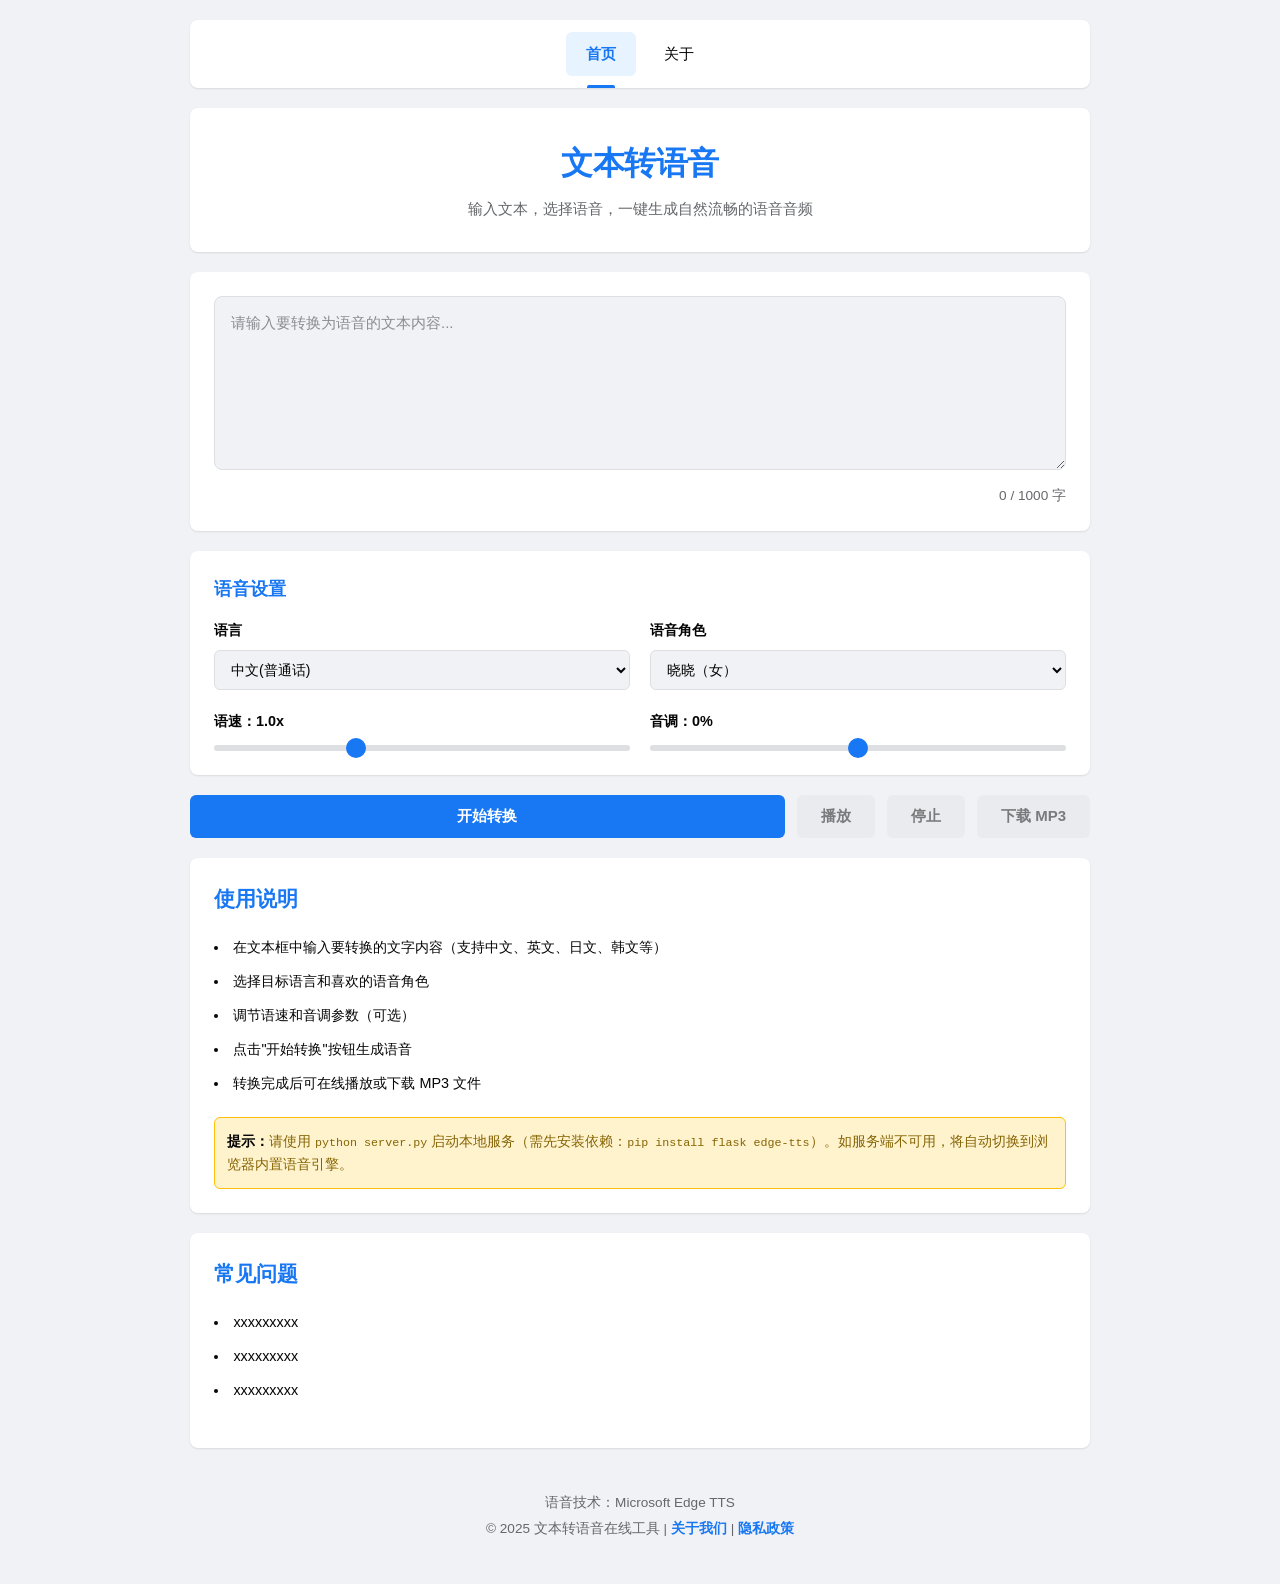
<file: index.html>
<!DOCTYPE html>
<html lang="zh-CN">
<head>
    <meta charset="UTF-8">
    <meta name="viewport" content="width=device-width, initial-scale=1.0">
    <title>文本转语音在线工具 - 免费TTS语音合成</title>
    <meta name="description" content="免费在线文本转语音工具，支持中文、英文、日文、韩文等多种语言，使用微软Edge TTS语音合成技术，可下载MP3音频文件。">
    <meta name="keywords" content="文本转语音,TTS,语音合成,Edge TTS,在线朗读,MP3下载">
    <link rel="stylesheet" href="css/style.css">
</head>
<body>
    <div class="container">
        <nav class="top-nav">
            <ul>
                <li><a href="index.html" class="active">首页</a></li>
                <li><a href="about.html">关于</a></li>
            </ul>
        </nav>

        <header>
            <h1>文本转语音</h1>
            <p class="subtitle">输入文本，选择语音，一键生成自然流畅的语音音频</p>
        </header>

        <!-- 文本输入区 -->
        <div class="card">
            <div class="textarea-wrapper">
                <textarea
                    id="textInput"
                    placeholder="请输入要转换为语音的文本内容..."
                    rows="6"
                ></textarea>
                <div class="char-count">
                    <span id="charCount">0</span> / 1000 字
                </div>
            </div>
        </div>

        <!-- 语音设置区 -->
        <div class="card">
            <h3 class="card-title">语音设置</h3>
            <div class="settings-grid">
                <div class="setting-item">
                    <label for="langSelect">语言</label>
                    <select id="langSelect"></select>
                </div>
                <div class="setting-item">
                    <label for="voiceSelect">语音角色</label>
                    <select id="voiceSelect"></select>
                </div>
                <div class="setting-item">
                    <label for="rateRange">语速：<span id="rateValue">1.0x</span></label>
                    <input type="range" id="rateRange" min="0.5" max="2.0" step="0.1" value="1.0">
                </div>
                <div class="setting-item">
                    <label for="pitchRange">音调：<span id="pitchValue">0%</span></label>
                    <input type="range" id="pitchRange" min="-50" max="50" step="5" value="0">
                </div>
            </div>
        </div>

        <!-- 控制区 -->
        <div class="controls">
            <button id="synthesizeBtn" class="btn-primary" onclick="synthesize()">
                <span class="btn-text">开始转换</span>
            </button>
            <button id="playBtn" class="btn-secondary" onclick="togglePlay()" disabled>
                <span class="btn-text">播放</span>
            </button>
            <button id="stopBtn" class="btn-secondary" onclick="stopAudio()" disabled>
                <span class="btn-text">停止</span>
            </button>
            <button id="downloadBtn" class="btn-secondary" onclick="downloadAudio()" disabled>
                <span class="btn-text">下载 MP3</span>
            </button>
        </div>

        <!-- 加载提示 -->
        <div id="loading" class="loading" style="display: none;">
            <div class="spinner"></div>
            <p>正在合成语音，请稍候...</p>
        </div>

        <!-- 错误提示 -->
        <div id="error" class="error" style="display: none;"></div>

        <!-- 引擎提示 -->
        <div id="engineNotice" class="engine-notice" style="display: none;"></div>

        <!-- 音频播放区 -->
        <div id="audioSection" class="card audio-section" style="display: none;">
            <h3 class="card-title">合成结果</h3>
            <audio id="audioPlayer" controls></audio>
        </div>

        <!-- 使用说明 -->
        <div class="instructions">
            <h3>使用说明</h3>
            <ul>
                <li>在文本框中输入要转换的文字内容（支持中文、英文、日文、韩文等）</li>
                <li>选择目标语言和喜欢的语音角色</li>
                <li>调节语速和音调参数（可选）</li>
                <li>点击"开始转换"按钮生成语音</li>
                <li>转换完成后可在线播放或下载 MP3 文件</li>
            </ul>
            <div class="api-notice">
                <strong>提示：</strong>请使用 <code>python server.py</code> 启动本地服务（需先安装依赖：<code>pip install flask edge-tts</code>）。如服务端不可用，将自动切换到浏览器内置语音引擎。
            </div>
        </div>

        <!-- 常见问题 -->
        <div class="instructions">
            <h3>常见问题</h3>
            <ul>
                <li>xxxxxxxxx</li>
                <li>xxxxxxxxx</li>
                <li>xxxxxxxxx</li>
            </ul>
        </div>

        <footer>
            <p>语音技术：Microsoft Edge TTS</p>
            <p>&copy; 2025 文本转语音在线工具 | <a href="about.html">关于我们</a> | <a href="privacy.html">隐私政策</a></p>
        </footer>
    </div>

    <script src="js/app.js"></script>
</body>
</html>
</file>
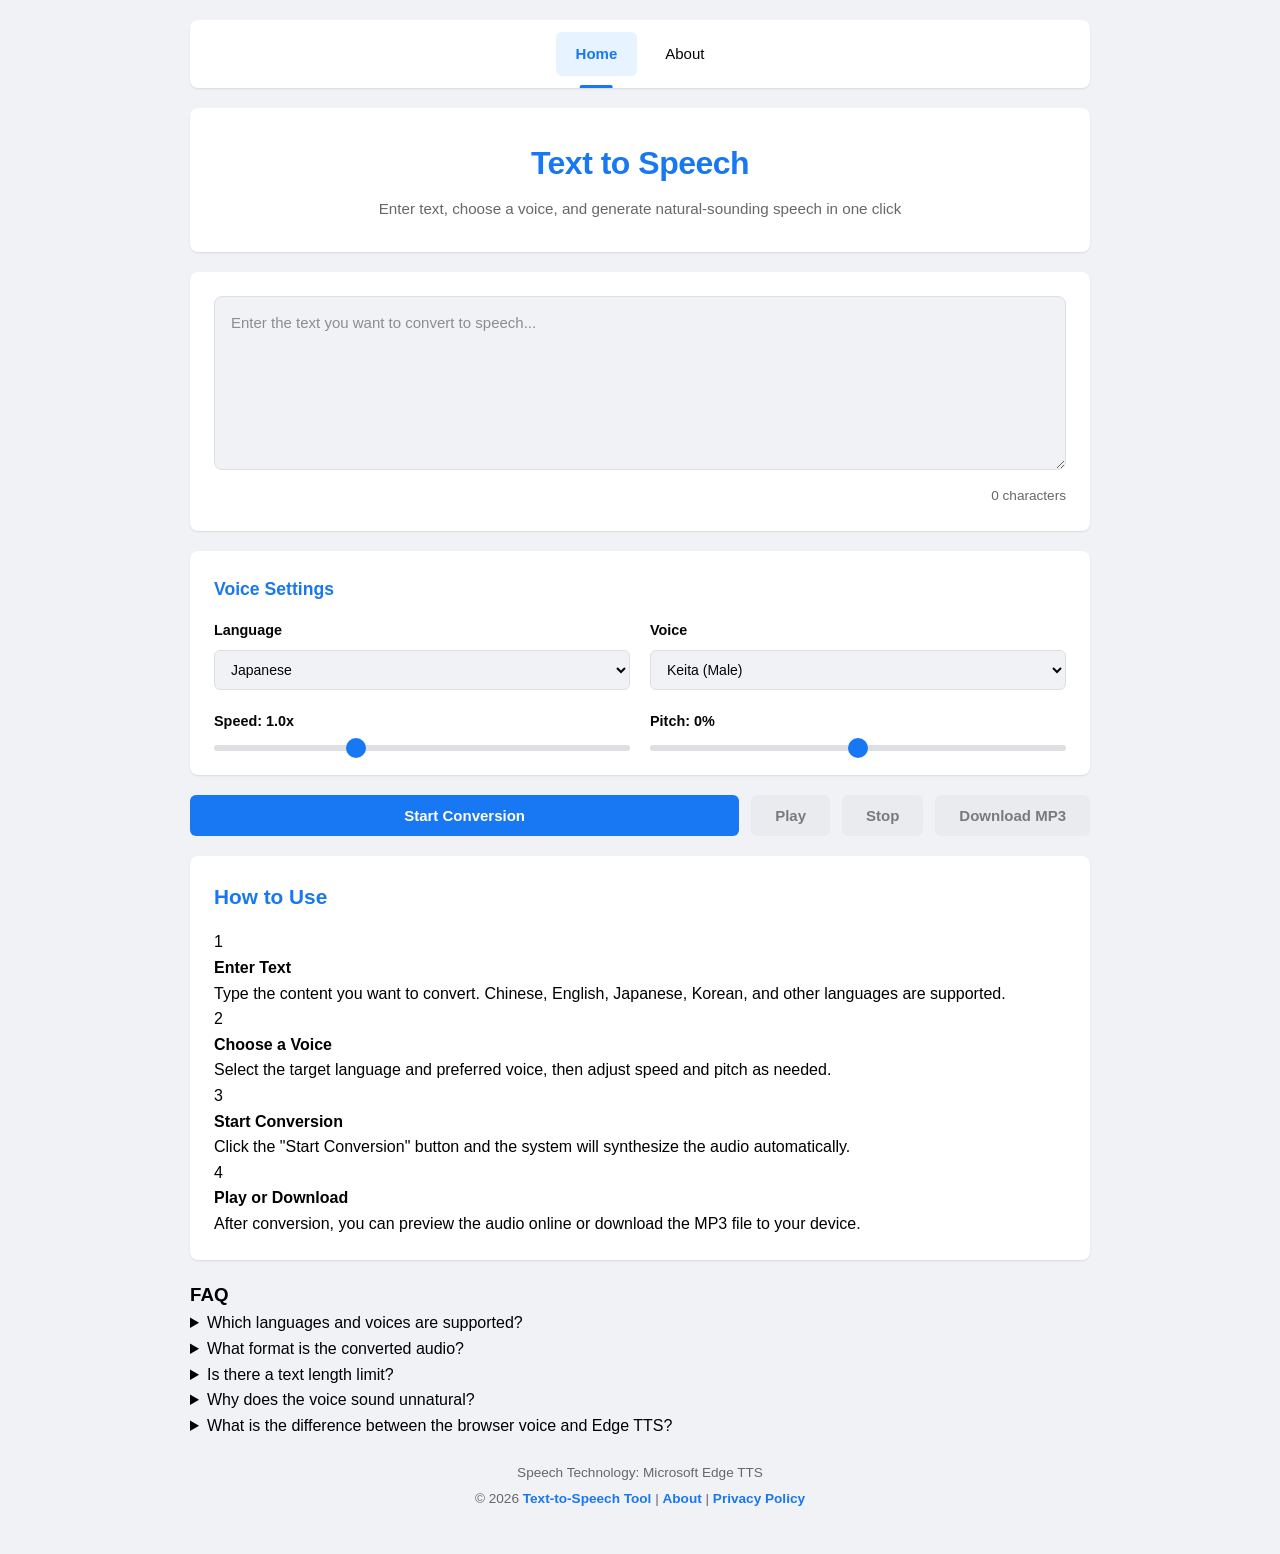
<file: web/index.html>
<!DOCTYPE html>
<html lang="en">
<head>
    <meta charset="UTF-8">
    <meta name="viewport" content="width=device-width, initial-scale=1.0">
    <title>Online Text-to-Speech Tool - Free AI Voice Generator</title>
    <meta name="description" content="A free online text-to-speech tool supporting Chinese, English, Japanese, Korean, and more. Built with Microsoft Edge TTS and capable of downloading MP3 audio files.">
    <meta name="keywords" content="text to speech,TTS,speech synthesis,AI voice generator,Edge TTS,online reading,MP3 download">
    <link rel="canonical" href="https://text2voice.cc/" />
    <link rel="icon" type="image/png" href="/images/logo.png">
    <link rel="stylesheet" href="/css/style.css">
</head>
<body>
    <div class="container">
        <nav class="top-nav">
            <ul>
                <li><a href="/" class="active">Home</a></li>
                <li><a href="about.html">About</a></li>
            </ul>
        </nav>

        <header>
            <h1>Text to Speech</h1>
            <p class="subtitle">Enter text, choose a voice, and generate natural-sounding speech in one click</p>
        </header>

        <!-- Text input section -->
        <div class="card">
            <div class="textarea-wrapper">
                <textarea
                    id="textInput"
                    placeholder="Enter the text you want to convert to speech..."
                    rows="6"
                ></textarea>
                <div class="char-count">
                    <span id="charCount">0</span> characters
                </div>
            </div>
        </div>

        <!-- Voice settings section -->
        <div class="card">
            <h3 class="card-title">Voice Settings</h3>
            <div class="settings-grid">
                <div class="setting-item">
                    <label for="langSelect">Language</label>
                    <select id="langSelect"></select>
                </div>
                <div class="setting-item">
                    <label for="voiceSelect">Voice</label>
                    <select id="voiceSelect"></select>
                </div>
                <div class="setting-item">
                    <label for="rateRange">Speed: <span id="rateValue">1.0x</span></label>
                    <input type="range" id="rateRange" min="0.5" max="2.0" step="0.1" value="1.0">
                </div>
                <div class="setting-item">
                    <label for="pitchRange">Pitch: <span id="pitchValue">0%</span></label>
                    <input type="range" id="pitchRange" min="-50" max="50" step="5" value="0">
                </div>
            </div>
        </div>

        <!-- Controls -->
        <div class="controls">
            <button id="synthesizeBtn" class="btn-primary" onclick="synthesize()">
                <span class="btn-text">Start Conversion</span>
            </button>
            <button id="playBtn" class="btn-secondary" onclick="togglePlay()" disabled>
                <span class="btn-text">Play</span>
            </button>
            <button id="stopBtn" class="btn-secondary" onclick="stopAudio()" disabled>
                <span class="btn-text">Stop</span>
            </button>
            <button id="downloadBtn" class="btn-secondary" onclick="downloadAudio()" disabled>
                <span class="btn-text">Download MP3</span>
            </button>
        </div>

        <!-- Loading notice -->
        <div id="loading" class="loading" style="display: none;">
            <div class="spinner"></div>
            <p>Generating speech, please wait...</p>
        </div>

        <!-- Error message -->
        <div id="error" class="error" style="display: none;"></div>

        <!-- Engine notice -->
        <div id="engineNotice" class="engine-notice" style="display: none;"></div>

        <!-- Audio playback section -->
        <div id="audioSection" class="card audio-section" style="display: none;">
            <h3 class="card-title">Result</h3>
            <audio id="audioPlayer" controls></audio>
        </div>

        <!-- Instructions -->
        <div class="instructions">
            <h3>How to Use</h3>
            <div class="steps-list">
                <div class="step-item">
                    <span class="step-number">1</span>
                    <div class="step-content">
                        <strong>Enter Text</strong>
                        <p>Type the content you want to convert. Chinese, English, Japanese, Korean, and other languages are supported.</p>
                    </div>
                </div>
                <div class="step-item">
                    <span class="step-number">2</span>
                    <div class="step-content">
                        <strong>Choose a Voice</strong>
                        <p>Select the target language and preferred voice, then adjust speed and pitch as needed.</p>
                    </div>
                </div>
                <div class="step-item">
                    <span class="step-number">3</span>
                    <div class="step-content">
                        <strong>Start Conversion</strong>
                        <p>Click the "Start Conversion" button and the system will synthesize the audio automatically.</p>
                    </div>
                </div>
                <div class="step-item">
                    <span class="step-number">4</span>
                    <div class="step-content">
                        <strong>Play or Download</strong>
                        <p>After conversion, you can preview the audio online or download the MP3 file to your device.</p>
                    </div>
                </div>
            </div>
        </div>

        <!-- FAQ -->
        <div class="faq-section">
            <h3>FAQ</h3>
            <div class="faq-list">
                <details class="faq-item">
                    <summary>Which languages and voices are supported?</summary>
                    <div class="faq-answer">
                        <p>This tool is based on Microsoft Edge TTS and supports dozens of languages such as Chinese (Mandarin and Cantonese), English, Japanese, Korean, French, German, and Spanish. Each language provides multiple voice options, including male and female voices.</p>
                    </div>
                </details>
                <details class="faq-item">
                    <summary>What format is the converted audio?</summary>
                    <div class="faq-answer">
                        <p>The converted audio is in MP3 format. It can be played online directly or downloaded to your local device and is compatible with all major players and devices.</p>
                    </div>
                </details>
                <details class="faq-item">
                    <summary>Is there a text length limit?</summary>
                    <div class="faq-answer">
                        <p>The local app no longer enforces a strict character limit. Very long text is split into segments automatically for synthesis.</p>
                    </div>
                </details>
                <details class="faq-item">
                    <summary>Why does the voice sound unnatural?</summary>
                    <div class="faq-answer">
                        <p>Try these improvements: choose a voice that matches the text language, adjust speed and pitch appropriately, and make sure punctuation is used correctly, since it affects pauses and intonation.</p>
                    </div>
                </details>
                <details class="faq-item">
                    <summary>What is the difference between the browser voice and Edge TTS?</summary>
                    <div class="faq-answer">
                        <p>Edge TTS is Microsoft's cloud-based speech synthesis service, offering more natural audio and richer voice choices, but it requires the local backend to be running. The browser's built-in speech engine (Web Speech API) does not need the backend, but quality and available voices depend on your operating system and browser.</p>
                    </div>
                </details>
            </div>
        </div>

        <footer>
            <p>Speech Technology: Microsoft Edge TTS</p>
            <p>&copy; 2026 <a href="https://text2voice.cc/">Text-to-Speech Tool</a> | <a href="about.html">About</a> | <a href="privacy.html">Privacy Policy</a></p>
        </footer>
    </div>

    <script src="js/app.js"></script>
</body>
</html>
</file>
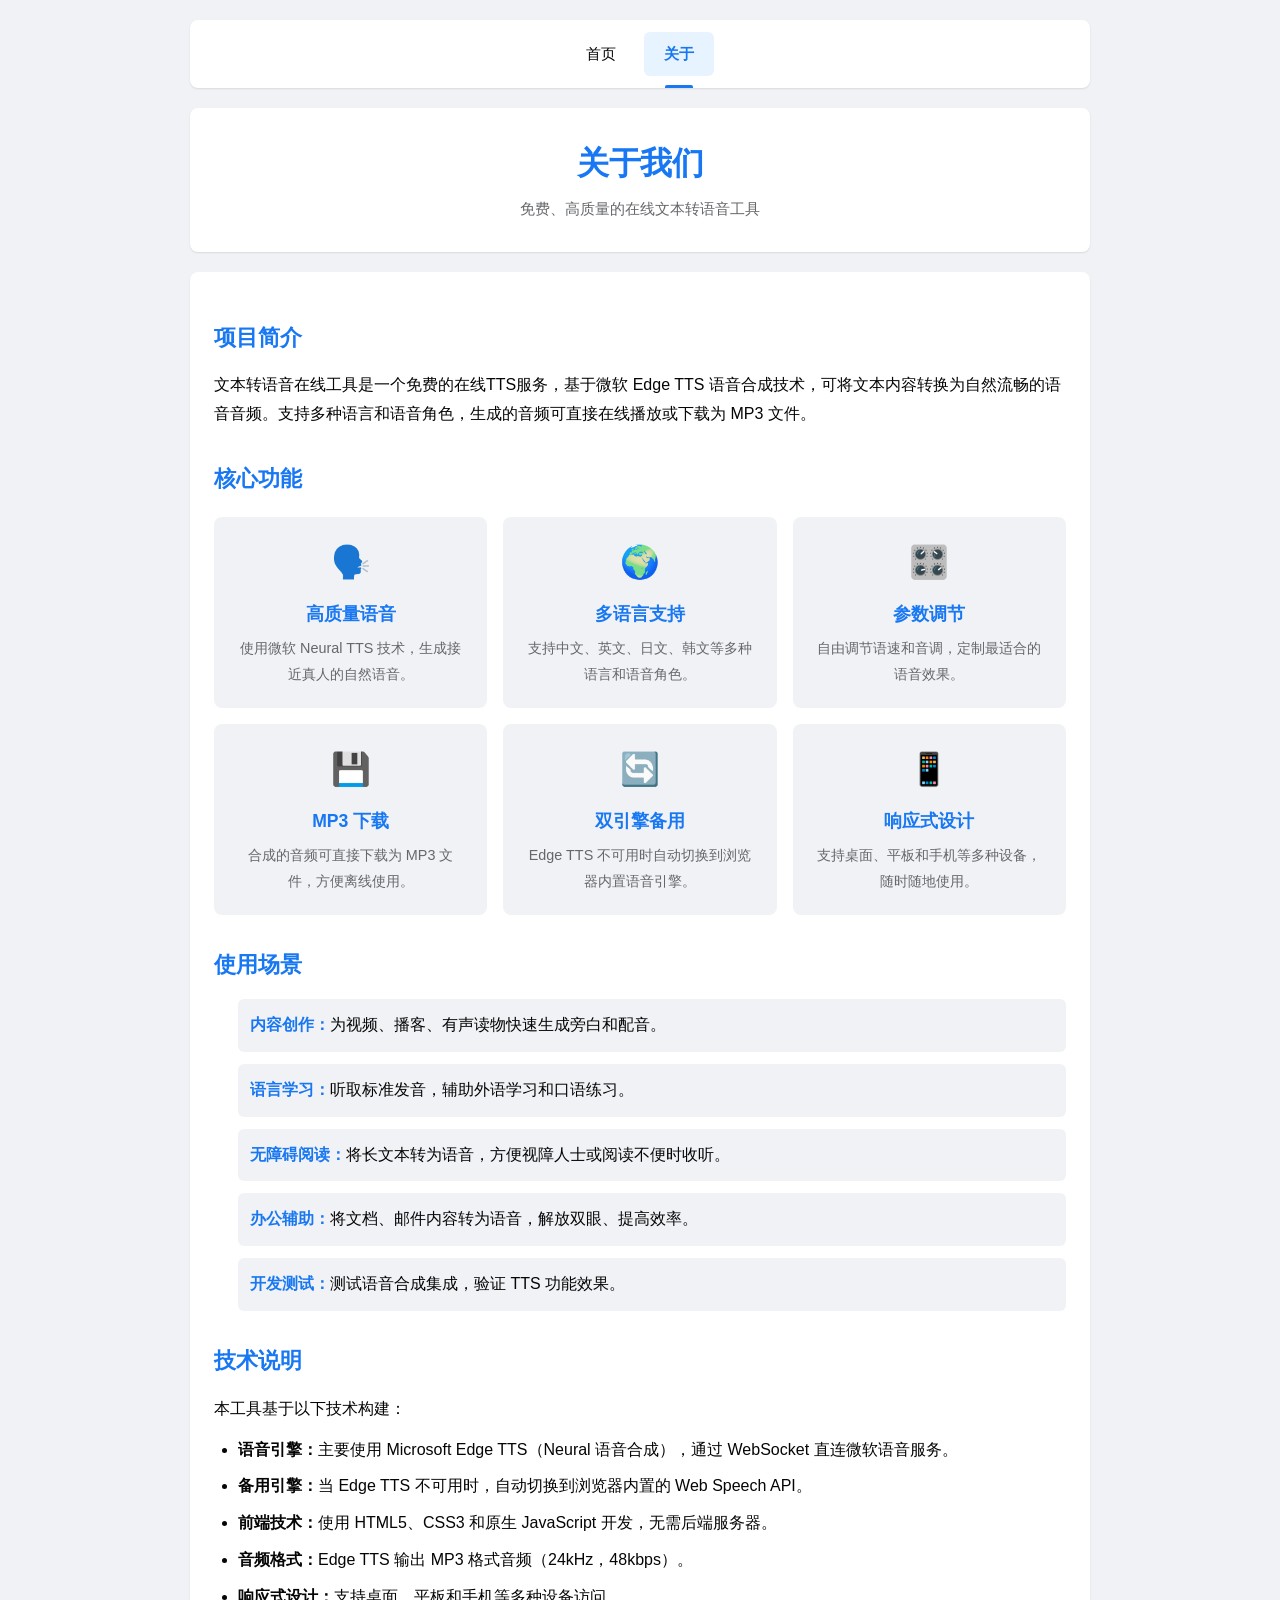
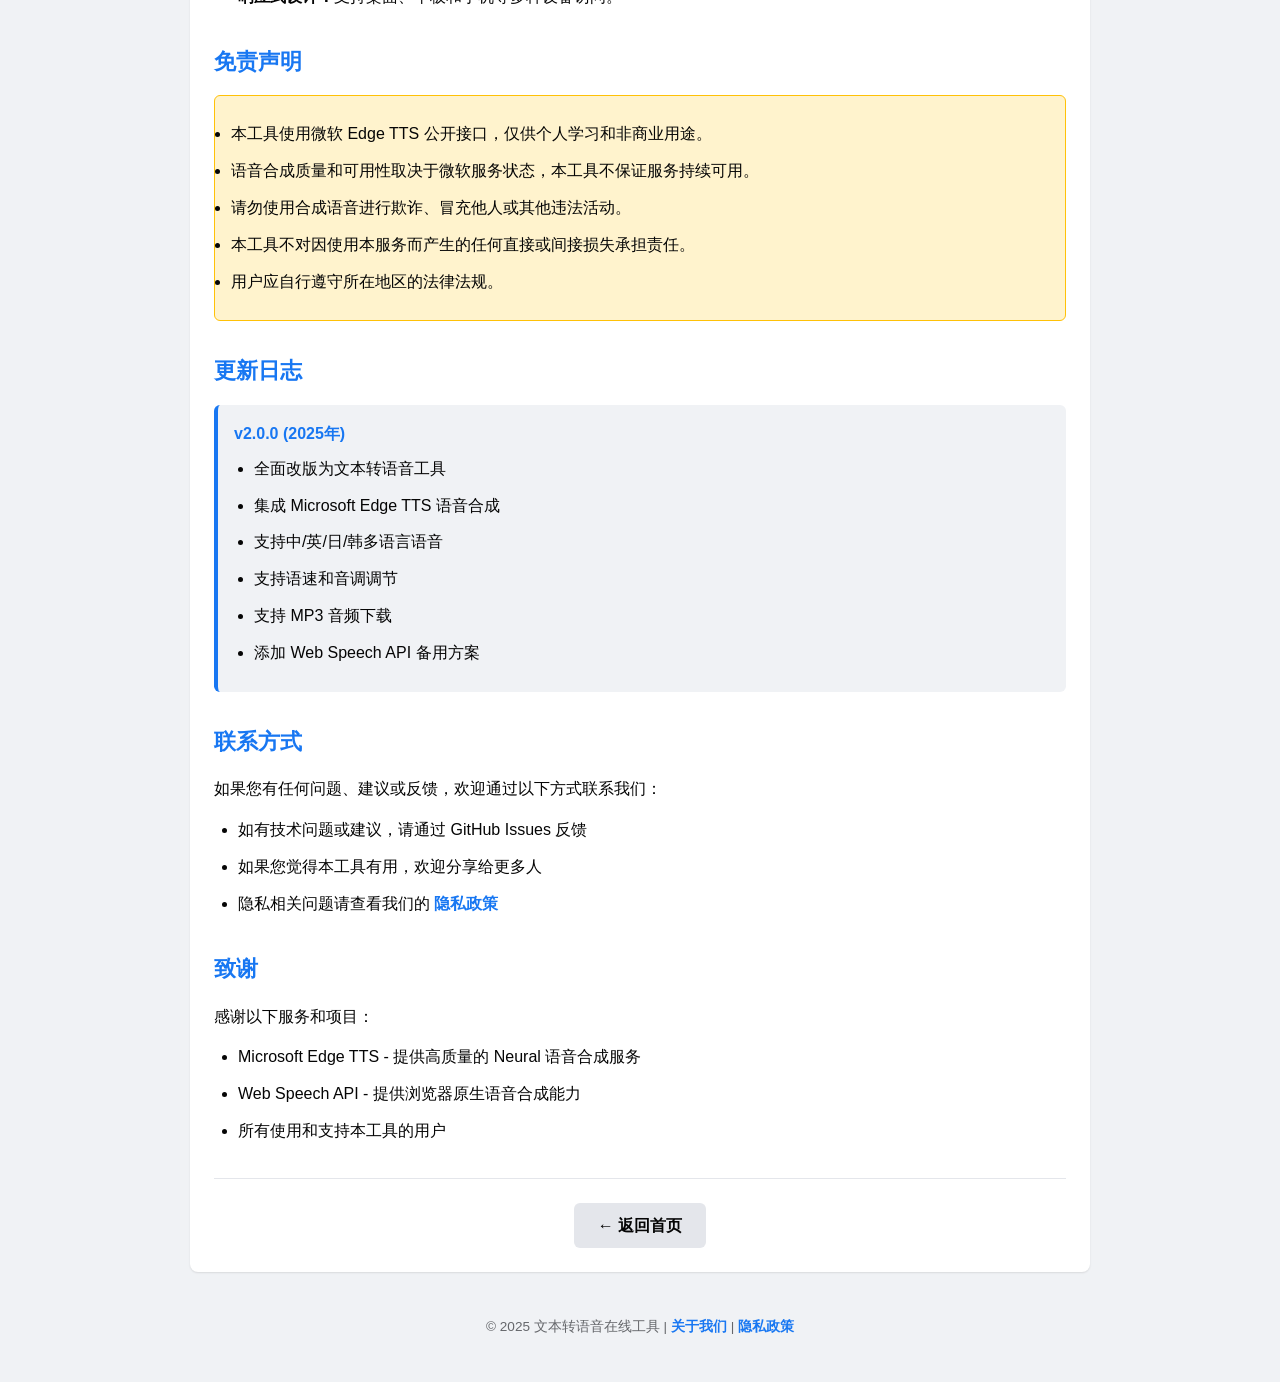
<file: about.html>
<!DOCTYPE html>
<html lang="zh-CN">
<head>
    <meta charset="UTF-8">
    <meta name="viewport" content="width=device-width, initial-scale=1.0">
    <title>关于我们 - 文本转语音在线工具</title>
    <meta name="description" content="了解文本转语音在线工具，一个免费、高质量的TTS语音合成服务。">
    <link rel="stylesheet" href="css/style.css">
</head>
<body>
    <div class="container">
        <nav class="top-nav">
            <ul>
                <li><a href="index.html">首页</a></li>
                <li><a href="about.html" class="active">关于</a></li>
            </ul>
        </nav>

        <header>
            <h1>关于我们</h1>
            <p class="subtitle">免费、高质量的在线文本转语音工具</p>
        </header>

        <div class="content-section">
            <div class="about-section">
                <h2>项目简介</h2>
                <p>文本转语音在线工具是一个免费的在线TTS服务，基于微软 Edge TTS 语音合成技术，可将文本内容转换为自然流畅的语音音频。支持多种语言和语音角色，生成的音频可直接在线播放或下载为 MP3 文件。</p>
            </div>

            <div class="about-section">
                <h2>核心功能</h2>
                <div class="features-grid">
                    <div class="feature-item">
                        <div class="feature-icon">🗣️</div>
                        <h3>高质量语音</h3>
                        <p>使用微软 Neural TTS 技术，生成接近真人的自然语音。</p>
                    </div>
                    <div class="feature-item">
                        <div class="feature-icon">🌍</div>
                        <h3>多语言支持</h3>
                        <p>支持中文、英文、日文、韩文等多种语言和语音角色。</p>
                    </div>
                    <div class="feature-item">
                        <div class="feature-icon">🎛️</div>
                        <h3>参数调节</h3>
                        <p>自由调节语速和音调，定制最适合的语音效果。</p>
                    </div>
                    <div class="feature-item">
                        <div class="feature-icon">💾</div>
                        <h3>MP3 下载</h3>
                        <p>合成的音频可直接下载为 MP3 文件，方便离线使用。</p>
                    </div>
                    <div class="feature-item">
                        <div class="feature-icon">🔄</div>
                        <h3>双引擎备用</h3>
                        <p>Edge TTS 不可用时自动切换到浏览器内置语音引擎。</p>
                    </div>
                    <div class="feature-item">
                        <div class="feature-icon">📱</div>
                        <h3>响应式设计</h3>
                        <p>支持桌面、平板和手机等多种设备，随时随地使用。</p>
                    </div>
                </div>
            </div>

            <div class="about-section">
                <h2>使用场景</h2>
                <ul class="use-cases">
                    <li><strong>内容创作：</strong>为视频、播客、有声读物快速生成旁白和配音。</li>
                    <li><strong>语言学习：</strong>听取标准发音，辅助外语学习和口语练习。</li>
                    <li><strong>无障碍阅读：</strong>将长文本转为语音，方便视障人士或阅读不便时收听。</li>
                    <li><strong>办公辅助：</strong>将文档、邮件内容转为语音，解放双眼、提高效率。</li>
                    <li><strong>开发测试：</strong>测试语音合成集成，验证 TTS 功能效果。</li>
                </ul>
            </div>

            <div class="about-section">
                <h2>技术说明</h2>
                <p>本工具基于以下技术构建：</p>
                <ul>
                    <li><strong>语音引擎：</strong>主要使用 Microsoft Edge TTS（Neural 语音合成），通过 WebSocket 直连微软语音服务。</li>
                    <li><strong>备用引擎：</strong>当 Edge TTS 不可用时，自动切换到浏览器内置的 Web Speech API。</li>
                    <li><strong>前端技术：</strong>使用 HTML5、CSS3 和原生 JavaScript 开发，无需后端服务器。</li>
                    <li><strong>音频格式：</strong>Edge TTS 输出 MP3 格式音频（24kHz，48kbps）。</li>
                    <li><strong>响应式设计：</strong>支持桌面、平板和手机等多种设备访问。</li>
                </ul>
            </div>

            <div class="about-section">
                <h2>免责声明</h2>
                <div class="disclaimer">
                    <ul>
                        <li>本工具使用微软 Edge TTS 公开接口，仅供个人学习和非商业用途。</li>
                        <li>语音合成质量和可用性取决于微软服务状态，本工具不保证服务持续可用。</li>
                        <li>请勿使用合成语音进行欺诈、冒充他人或其他违法活动。</li>
                        <li>本工具不对因使用本服务而产生的任何直接或间接损失承担责任。</li>
                        <li>用户应自行遵守所在地区的法律法规。</li>
                    </ul>
                </div>
            </div>

            <div class="about-section">
                <h2>更新日志</h2>
                <div class="changelog">
                    <div class="changelog-item">
                        <h4>v2.0.0 (2025年)</h4>
                        <ul>
                            <li>全面改版为文本转语音工具</li>
                            <li>集成 Microsoft Edge TTS 语音合成</li>
                            <li>支持中/英/日/韩多语言语音</li>
                            <li>支持语速和音调调节</li>
                            <li>支持 MP3 音频下载</li>
                            <li>添加 Web Speech API 备用方案</li>
                        </ul>
                    </div>
                </div>
            </div>

            <div class="about-section">
                <h2>联系方式</h2>
                <p>如果您有任何问题、建议或反馈，欢迎通过以下方式联系我们：</p>
                <ul>
                    <li>如有技术问题或建议，请通过 GitHub Issues 反馈</li>
                    <li>如果您觉得本工具有用，欢迎分享给更多人</li>
                    <li>隐私相关问题请查看我们的 <a href="privacy.html">隐私政策</a></li>
                </ul>
            </div>

            <div class="about-section">
                <h2>致谢</h2>
                <p>感谢以下服务和项目：</p>
                <ul>
                    <li>Microsoft Edge TTS - 提供高质量的 Neural 语音合成服务</li>
                    <li>Web Speech API - 提供浏览器原生语音合成能力</li>
                    <li>所有使用和支持本工具的用户</li>
                </ul>
            </div>

            <div class="back-link">
                <a href="index.html">&larr; 返回首页</a>
            </div>
        </div>

        <footer>
            <p>&copy; 2025 文本转语音在线工具 | <a href="about.html">关于我们</a> | <a href="privacy.html">隐私政策</a></p>
        </footer>
    </div>
</body>
</html>
</file>
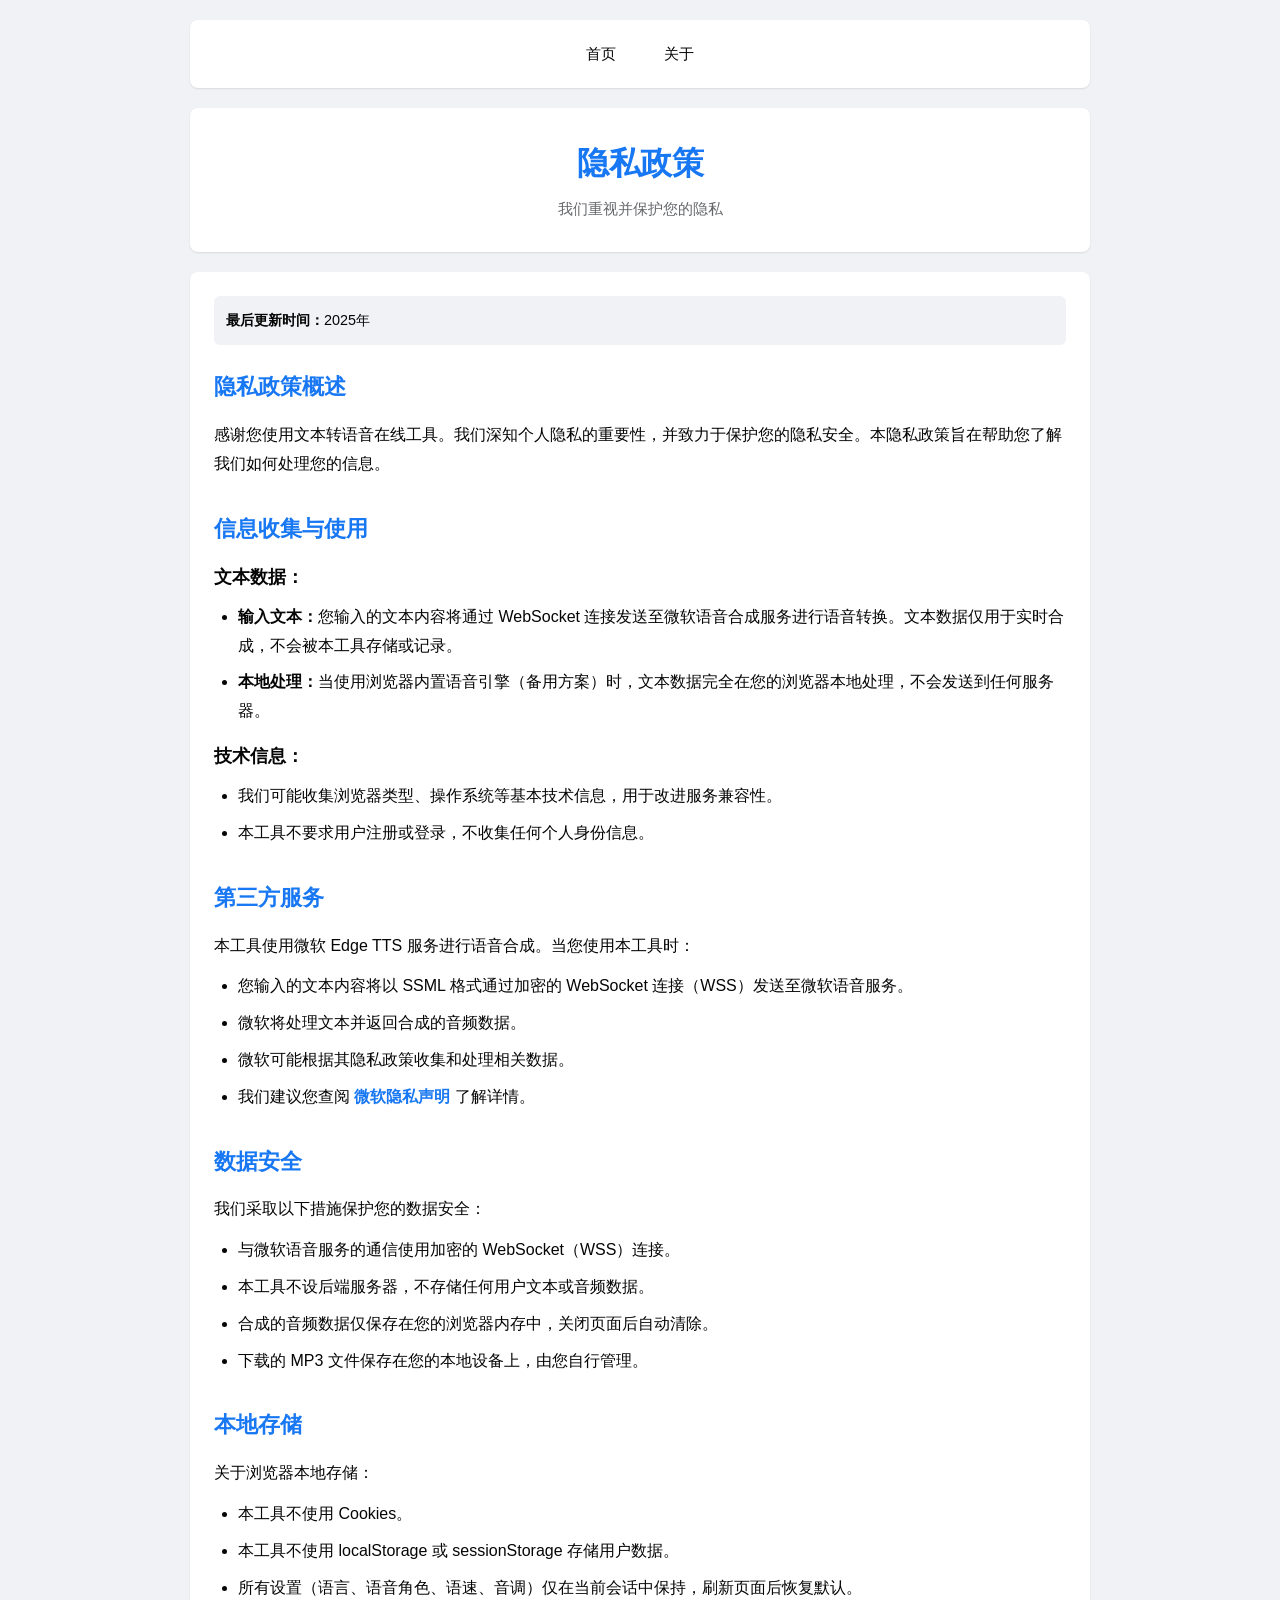
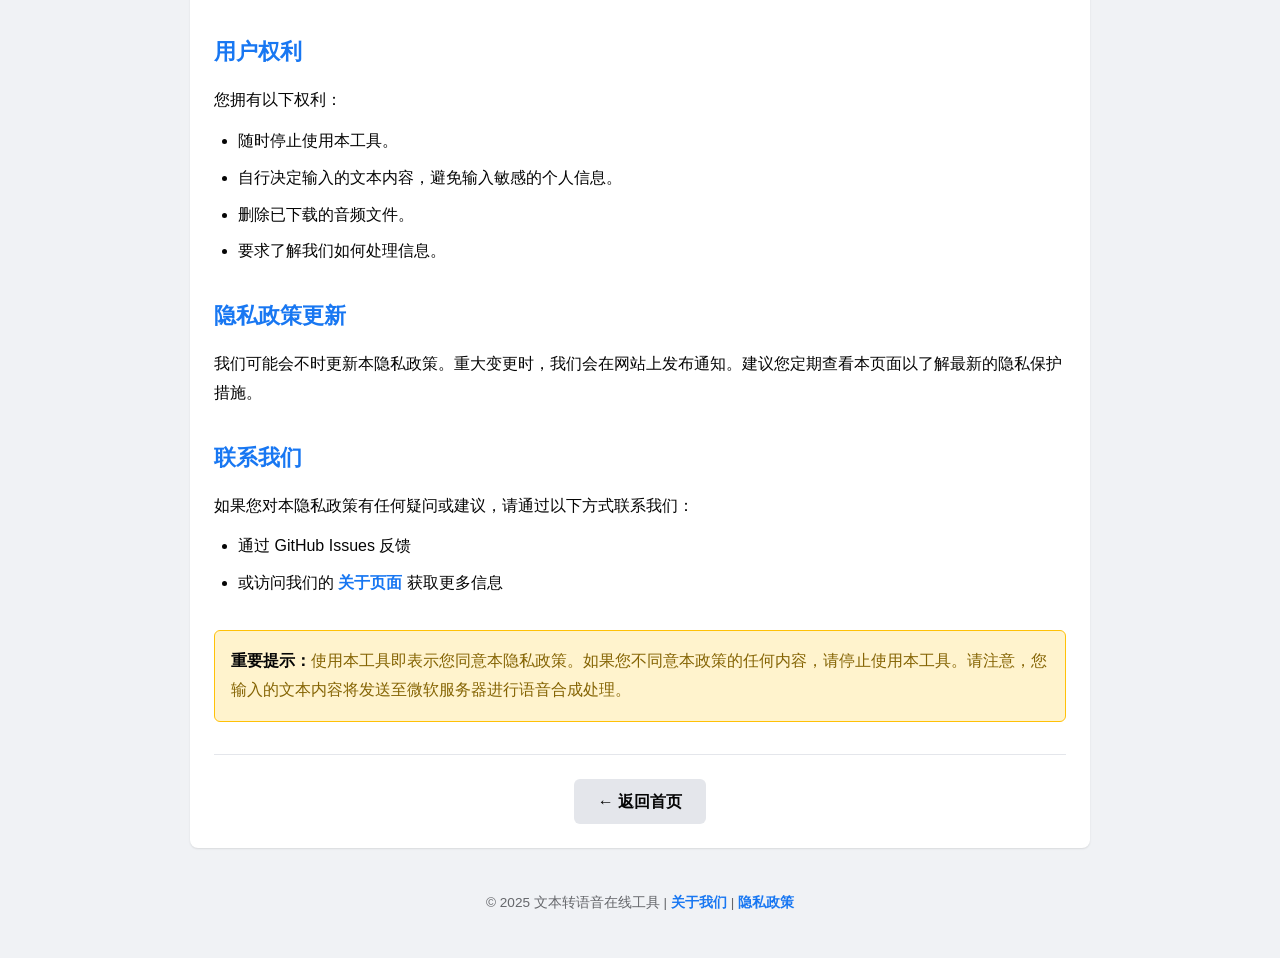
<file: privacy.html>
<!DOCTYPE html>
<html lang="zh-CN">
<head>
    <meta charset="UTF-8">
    <meta name="viewport" content="width=device-width, initial-scale=1.0">
    <title>隐私政策 - 文本转语音在线工具</title>
    <meta name="description" content="文本转语音在线工具的隐私政策，了解我们如何保护您的隐私和数据安全。">
    <link rel="stylesheet" href="css/style.css">
</head>
<body>
    <div class="container">
        <nav class="top-nav">
            <ul>
                <li><a href="index.html">首页</a></li>
                <li><a href="about.html">关于</a></li>
            </ul>
        </nav>

        <header>
            <h1>隐私政策</h1>
            <p class="subtitle">我们重视并保护您的隐私</p>
        </header>

        <div class="content-section">
            <p class="last-updated"><strong>最后更新时间：</strong>2025年</p>

            <div class="policy-section">
                <h2>隐私政策概述</h2>
                <p>感谢您使用文本转语音在线工具。我们深知个人隐私的重要性，并致力于保护您的隐私安全。本隐私政策旨在帮助您了解我们如何处理您的信息。</p>
            </div>

            <div class="policy-section">
                <h2>信息收集与使用</h2>
                <h3>文本数据：</h3>
                <ul>
                    <li><strong>输入文本：</strong>您输入的文本内容将通过 WebSocket 连接发送至微软语音合成服务进行语音转换。文本数据仅用于实时合成，不会被本工具存储或记录。</li>
                    <li><strong>本地处理：</strong>当使用浏览器内置语音引擎（备用方案）时，文本数据完全在您的浏览器本地处理，不会发送到任何服务器。</li>
                </ul>
                <h3>技术信息：</h3>
                <ul>
                    <li>我们可能收集浏览器类型、操作系统等基本技术信息，用于改进服务兼容性。</li>
                    <li>本工具不要求用户注册或登录，不收集任何个人身份信息。</li>
                </ul>
            </div>

            <div class="policy-section">
                <h2>第三方服务</h2>
                <p>本工具使用微软 Edge TTS 服务进行语音合成。当您使用本工具时：</p>
                <ul>
                    <li>您输入的文本内容将以 SSML 格式通过加密的 WebSocket 连接（WSS）发送至微软语音服务。</li>
                    <li>微软将处理文本并返回合成的音频数据。</li>
                    <li>微软可能根据其隐私政策收集和处理相关数据。</li>
                    <li>我们建议您查阅 <a href="https://privacy.microsoft.com/" target="_blank">微软隐私声明</a> 了解详情。</li>
                </ul>
            </div>

            <div class="policy-section">
                <h2>数据安全</h2>
                <p>我们采取以下措施保护您的数据安全：</p>
                <ul>
                    <li>与微软语音服务的通信使用加密的 WebSocket（WSS）连接。</li>
                    <li>本工具不设后端服务器，不存储任何用户文本或音频数据。</li>
                    <li>合成的音频数据仅保存在您的浏览器内存中，关闭页面后自动清除。</li>
                    <li>下载的 MP3 文件保存在您的本地设备上，由您自行管理。</li>
                </ul>
            </div>

            <div class="policy-section">
                <h2>本地存储</h2>
                <p>关于浏览器本地存储：</p>
                <ul>
                    <li>本工具不使用 Cookies。</li>
                    <li>本工具不使用 localStorage 或 sessionStorage 存储用户数据。</li>
                    <li>所有设置（语言、语音角色、语速、音调）仅在当前会话中保持，刷新页面后恢复默认。</li>
                </ul>
            </div>

            <div class="policy-section">
                <h2>用户权利</h2>
                <p>您拥有以下权利：</p>
                <ul>
                    <li>随时停止使用本工具。</li>
                    <li>自行决定输入的文本内容，避免输入敏感的个人信息。</li>
                    <li>删除已下载的音频文件。</li>
                    <li>要求了解我们如何处理信息。</li>
                </ul>
            </div>

            <div class="policy-section">
                <h2>隐私政策更新</h2>
                <p>我们可能会不时更新本隐私政策。重大变更时，我们会在网站上发布通知。建议您定期查看本页面以了解最新的隐私保护措施。</p>
            </div>

            <div class="policy-section">
                <h2>联系我们</h2>
                <p>如果您对本隐私政策有任何疑问或建议，请通过以下方式联系我们：</p>
                <ul>
                    <li>通过 GitHub Issues 反馈</li>
                    <li>或访问我们的 <a href="about.html">关于页面</a> 获取更多信息</li>
                </ul>
            </div>

            <div class="policy-notice">
                <p><strong>重要提示：</strong>使用本工具即表示您同意本隐私政策。如果您不同意本政策的任何内容，请停止使用本工具。请注意，您输入的文本内容将发送至微软服务器进行语音合成处理。</p>
            </div>

            <div class="back-link">
                <a href="index.html">&larr; 返回首页</a>
            </div>
        </div>

        <footer>
            <p>&copy; 2025 文本转语音在线工具 | <a href="about.html">关于我们</a> | <a href="privacy.html">隐私政策</a></p>
        </footer>
    </div>
</body>
</html>
</file>
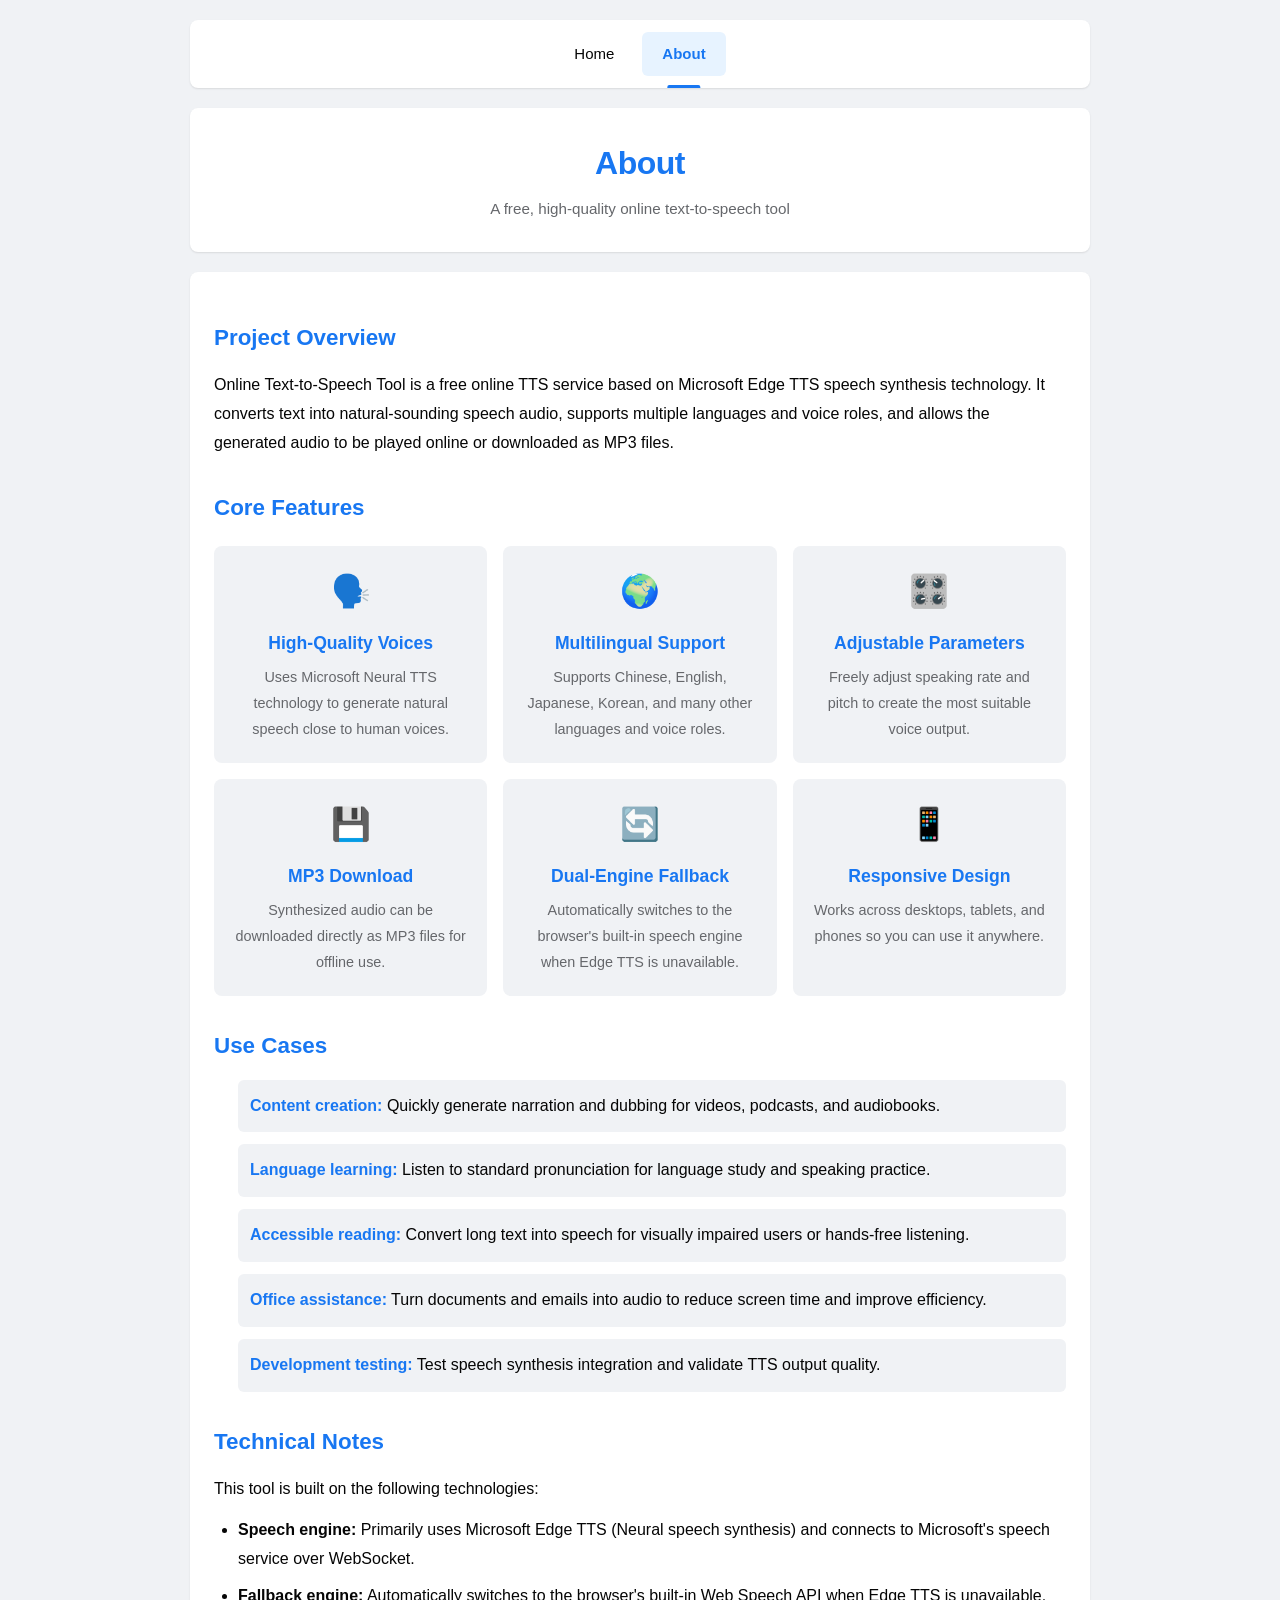
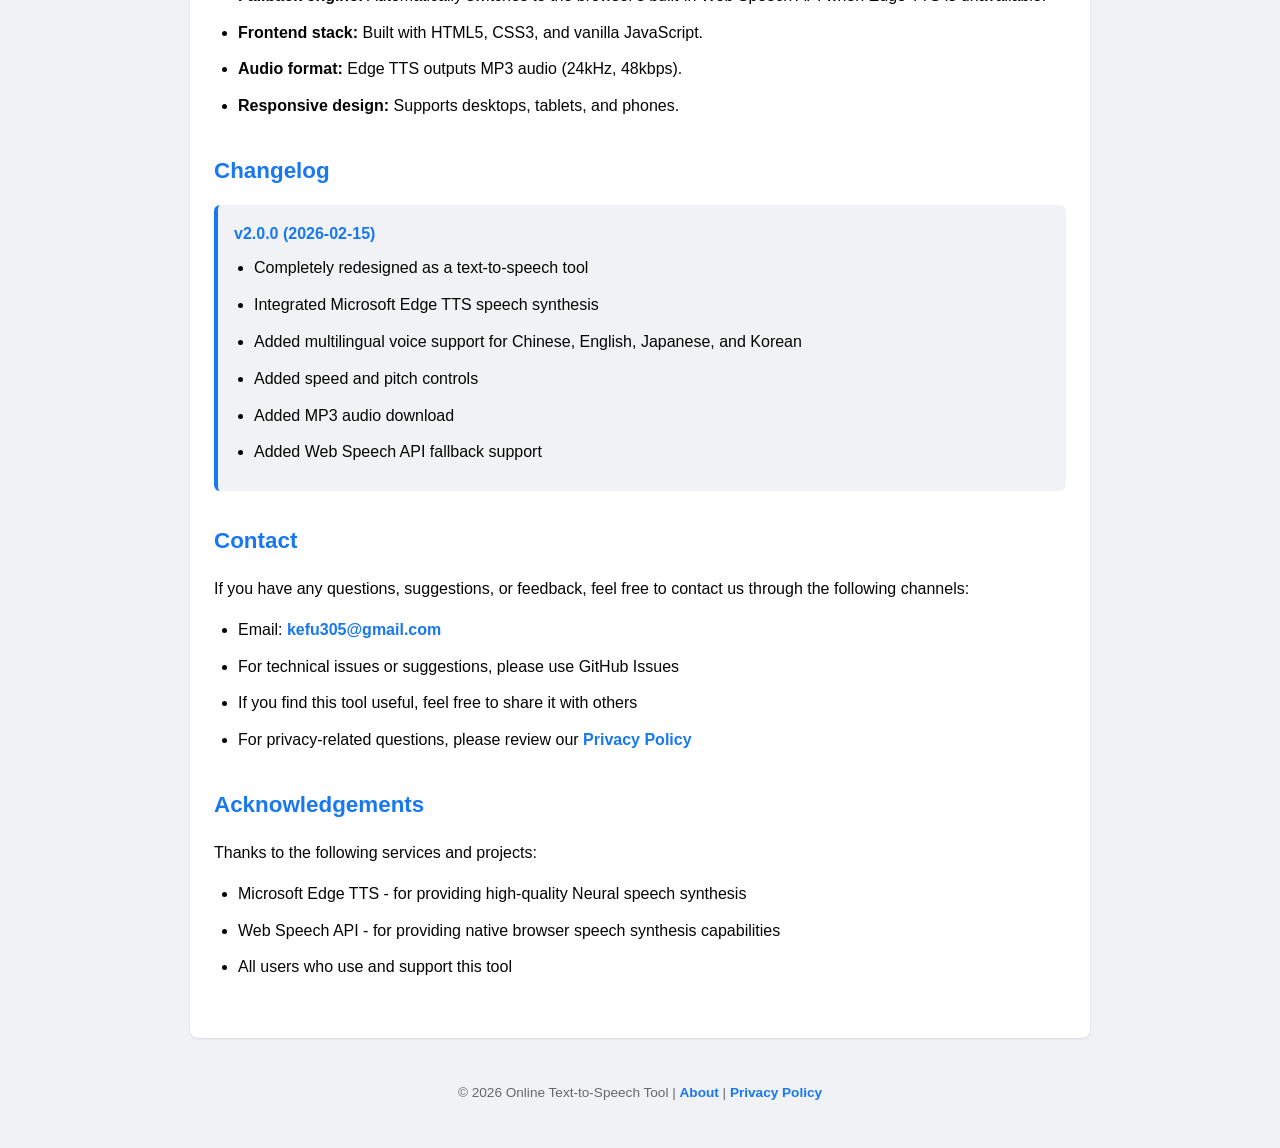
<file: web/about.html>
<!DOCTYPE html>
<html lang="en">
<head>
    <meta charset="UTF-8">
    <meta name="viewport" content="width=device-width, initial-scale=1.0">
    <title>About - Online Text-to-Speech Tool - AI Voice Generator</title>
    <meta name="description" content="Learn about Online Text-to-Speech Tool, a free, high-quality TTS service.">
    <link rel="icon" type="image/png" href="/images/logo.png">
    <link rel="stylesheet" href="css/style.css">
</head>
<body>
    <div class="container">
        <nav class="top-nav">
            <ul>
                <li><a href="/">Home</a></li>
                <li><a href="about.html" class="active">About</a></li>
            </ul>
        </nav>

        <header>
            <h1>About</h1>
            <p class="subtitle">A free, high-quality online text-to-speech tool</p>
        </header>

        <div class="content-section">
            <div class="about-section">
                <h2>Project Overview</h2>
                <p>Online Text-to-Speech Tool is a free online TTS service based on Microsoft Edge TTS speech synthesis technology. It converts text into natural-sounding speech audio, supports multiple languages and voice roles, and allows the generated audio to be played online or downloaded as MP3 files.</p>
            </div>

            <div class="about-section">
                <h2>Core Features</h2>
                <div class="features-grid">
                    <div class="feature-item">
                        <div class="feature-icon">🗣️</div>
                        <h3>High-Quality Voices</h3>
                        <p>Uses Microsoft Neural TTS technology to generate natural speech close to human voices.</p>
                    </div>
                    <div class="feature-item">
                        <div class="feature-icon">🌍</div>
                        <h3>Multilingual Support</h3>
                        <p>Supports Chinese, English, Japanese, Korean, and many other languages and voice roles.</p>
                    </div>
                    <div class="feature-item">
                        <div class="feature-icon">🎛️</div>
                        <h3>Adjustable Parameters</h3>
                        <p>Freely adjust speaking rate and pitch to create the most suitable voice output.</p>
                    </div>
                    <div class="feature-item">
                        <div class="feature-icon">💾</div>
                        <h3>MP3 Download</h3>
                        <p>Synthesized audio can be downloaded directly as MP3 files for offline use.</p>
                    </div>
                    <div class="feature-item">
                        <div class="feature-icon">🔄</div>
                        <h3>Dual-Engine Fallback</h3>
                        <p>Automatically switches to the browser's built-in speech engine when Edge TTS is unavailable.</p>
                    </div>
                    <div class="feature-item">
                        <div class="feature-icon">📱</div>
                        <h3>Responsive Design</h3>
                        <p>Works across desktops, tablets, and phones so you can use it anywhere.</p>
                    </div>
                </div>
            </div>

            <div class="about-section">
                <h2>Use Cases</h2>
                <ul class="use-cases">
                    <li><strong>Content creation:</strong> Quickly generate narration and dubbing for videos, podcasts, and audiobooks.</li>
                    <li><strong>Language learning:</strong> Listen to standard pronunciation for language study and speaking practice.</li>
                    <li><strong>Accessible reading:</strong> Convert long text into speech for visually impaired users or hands-free listening.</li>
                    <li><strong>Office assistance:</strong> Turn documents and emails into audio to reduce screen time and improve efficiency.</li>
                    <li><strong>Development testing:</strong> Test speech synthesis integration and validate TTS output quality.</li>
                </ul>
            </div>

            <div class="about-section">
                <h2>Technical Notes</h2>
                <p>This tool is built on the following technologies:</p>
                <ul>
                    <li><strong>Speech engine:</strong> Primarily uses Microsoft Edge TTS (Neural speech synthesis) and connects to Microsoft's speech service over WebSocket.</li>
                    <li><strong>Fallback engine:</strong> Automatically switches to the browser's built-in Web Speech API when Edge TTS is unavailable.</li>
                    <li><strong>Frontend stack:</strong> Built with HTML5, CSS3, and vanilla JavaScript.</li>
                    <li><strong>Audio format:</strong> Edge TTS outputs MP3 audio (24kHz, 48kbps).</li>
                    <li><strong>Responsive design:</strong> Supports desktops, tablets, and phones.</li>
                </ul>
            </div>
 

            <div class="about-section">
                <h2>Changelog</h2>
                <div class="changelog">
                    <div class="changelog-item">
                        <h4>v2.0.0 (2026-02-15)</h4>
                        <ul>
                            <li>Completely redesigned as a text-to-speech tool</li>
                            <li>Integrated Microsoft Edge TTS speech synthesis</li>
                            <li>Added multilingual voice support for Chinese, English, Japanese, and Korean</li>
                            <li>Added speed and pitch controls</li>
                            <li>Added MP3 audio download</li>
                            <li>Added Web Speech API fallback support</li>
                        </ul>
                    </div>
                </div>
            </div>

            <div class="about-section">
                <h2>Contact</h2>
                <p>If you have any questions, suggestions, or feedback, feel free to contact us through the following channels:</p>
                <ul>
                    <li>Email: <a href="mailto:kefu305@gmail.com">kefu305@gmail.com</a></li>
                    <li>For technical issues or suggestions, please use GitHub Issues</li>
                    <li>If you find this tool useful, feel free to share it with others</li>
                    <li>For privacy-related questions, please review our <a href="privacy.html">Privacy Policy</a></li>
                </ul>
            </div>

            <div class="about-section">
                <h2>Acknowledgements</h2>
                <p>Thanks to the following services and projects:</p>
                <ul>
                    <li>Microsoft Edge TTS - for providing high-quality Neural speech synthesis</li>
                    <li>Web Speech API - for providing native browser speech synthesis capabilities</li>
                    <li>All users who use and support this tool</li>
                </ul>
            </div>


        </div>

        <footer>
            <p>&copy; 2026 Online Text-to-Speech Tool | <a href="about.html">About</a> | <a href="privacy.html">Privacy Policy</a></p>
        </footer>
    </div>
</body>
</html>
</file>
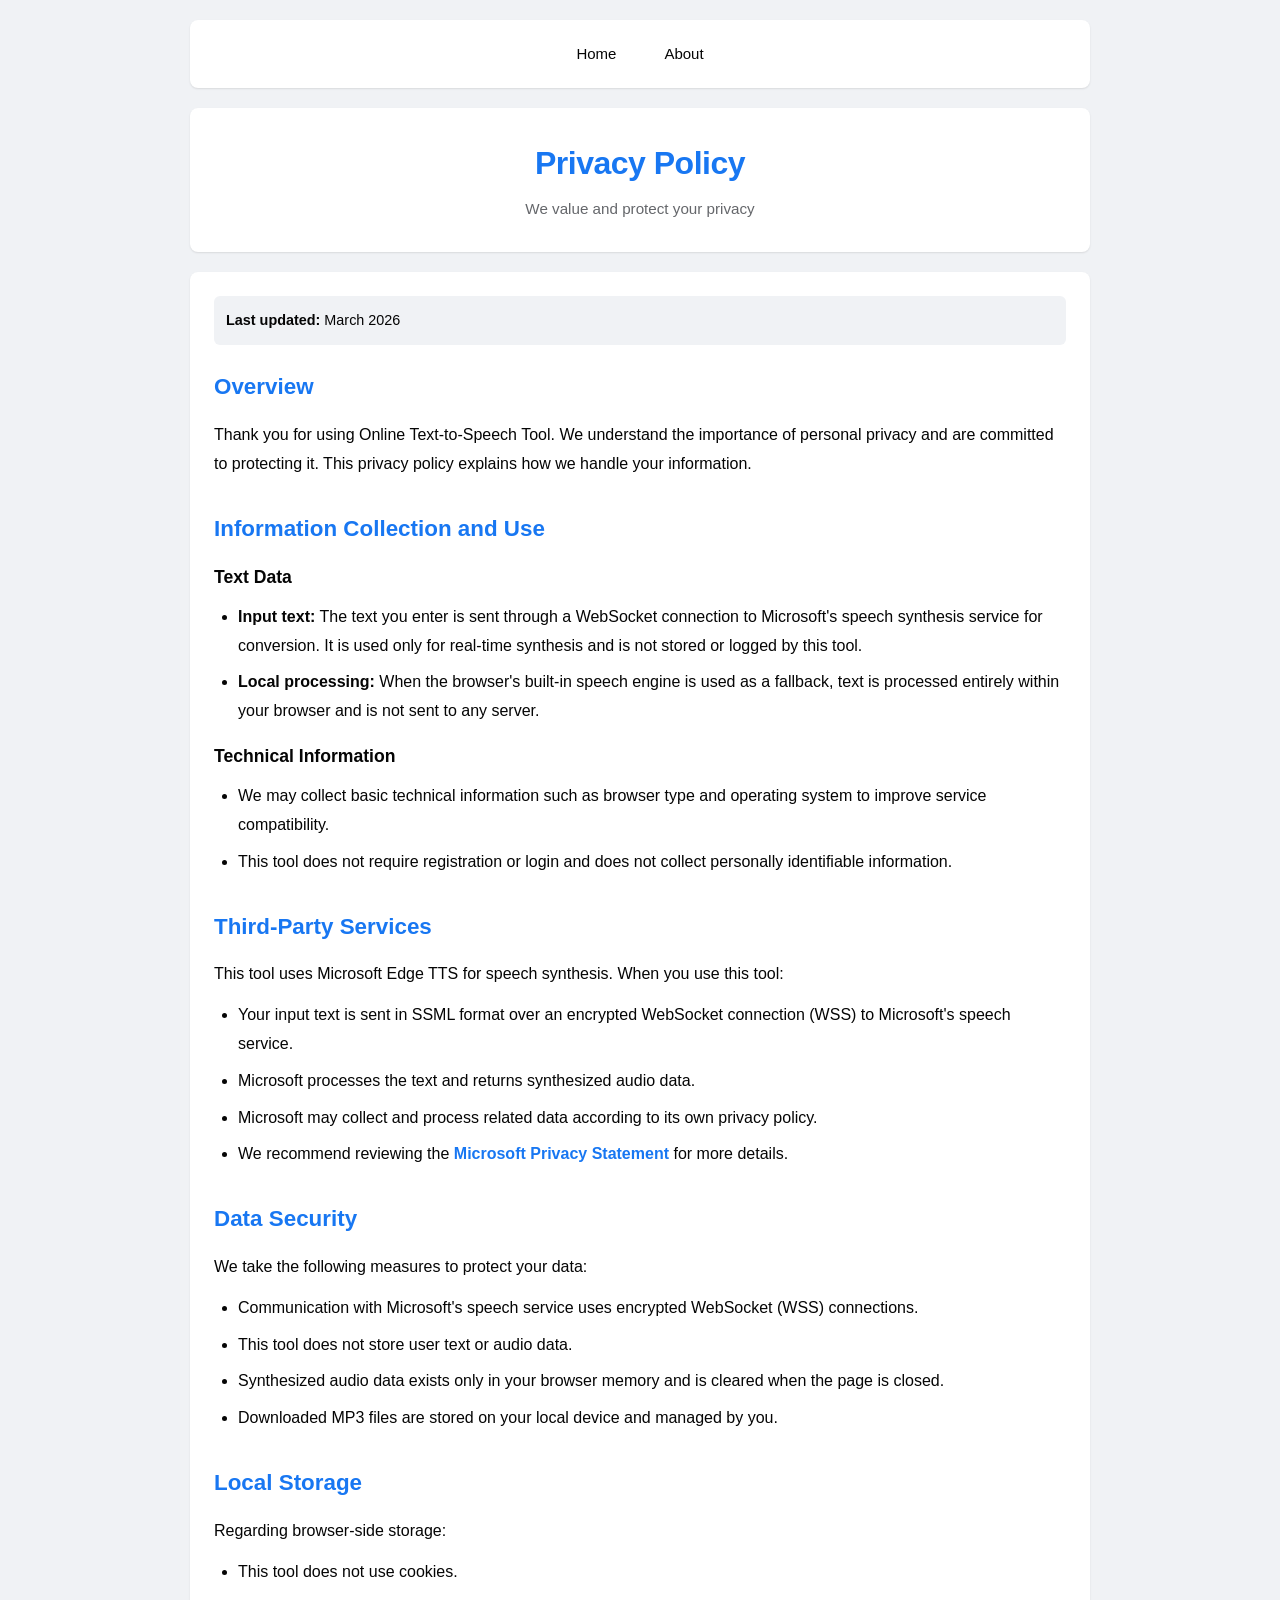
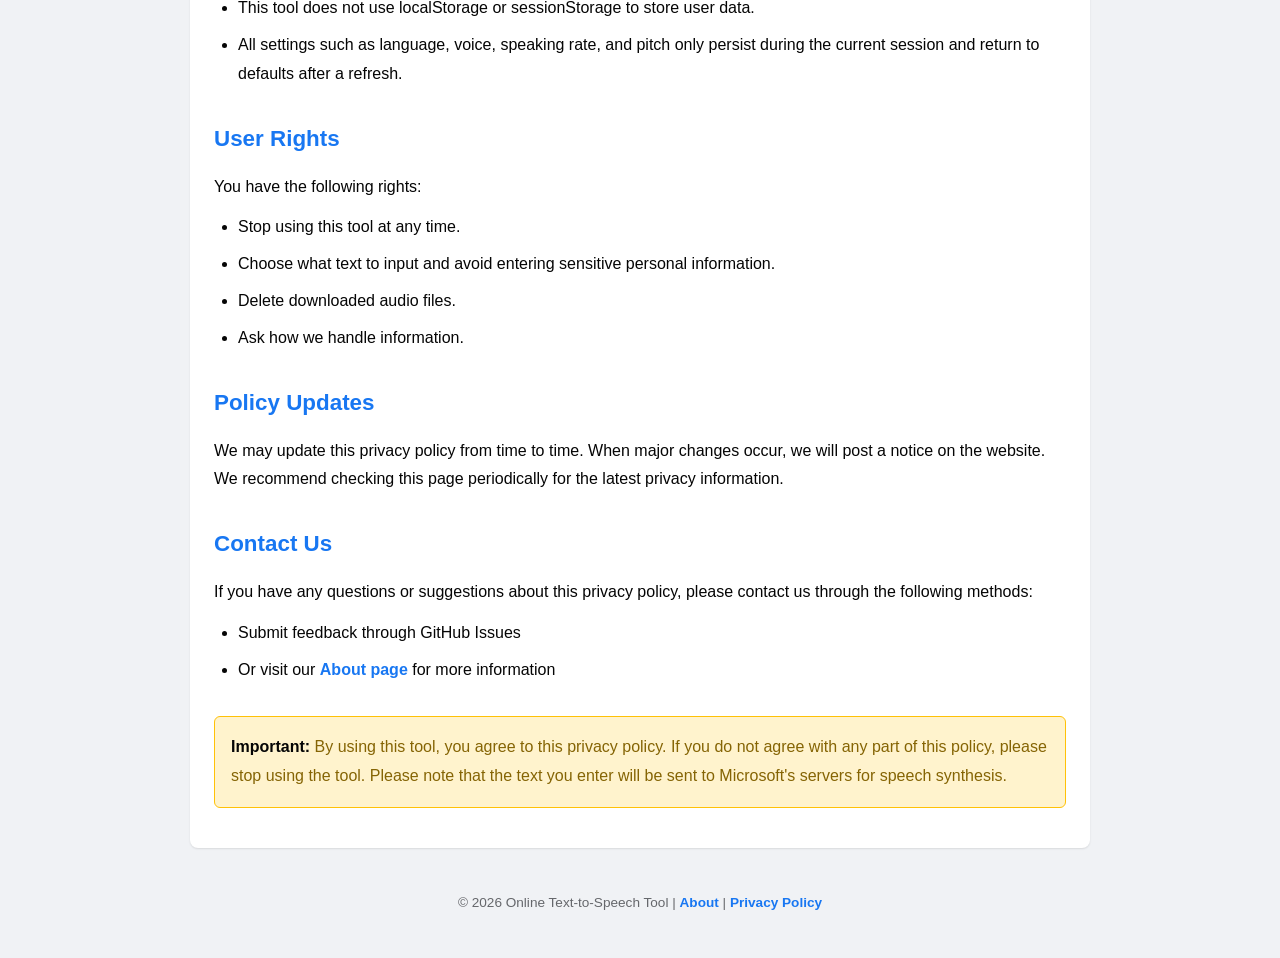
<file: web/privacy.html>
<!DOCTYPE html>
<html lang="en">
<head>
    <meta charset="UTF-8">
    <meta name="viewport" content="width=device-width, initial-scale=1.0">
    <title>Privacy Policy - Online Text-to-Speech Tool</title>
    <meta name="description" content="Privacy policy for Online Text-to-Speech Tool. Learn how we protect your privacy and data security.">
    <link rel="icon" type="image/png" href="/images/logo.png">
    <link rel="stylesheet" href="css/style.css">
</head>
<body>
    <div class="container">
        <nav class="top-nav">
            <ul>
                <li><a href="/">Home</a></li>
                <li><a href="about.html">About</a></li>
            </ul>
        </nav>

        <header>
            <h1>Privacy Policy</h1>
            <p class="subtitle">We value and protect your privacy</p>
        </header>

        <div class="content-section">
            <p class="last-updated"><strong>Last updated:</strong> March 2026</p>

            <div class="policy-section">
                <h2>Overview</h2>
                <p>Thank you for using Online Text-to-Speech Tool. We understand the importance of personal privacy and are committed to protecting it. This privacy policy explains how we handle your information.</p>
            </div>

            <div class="policy-section">
                <h2>Information Collection and Use</h2>
                <h3>Text Data</h3>
                <ul>
                    <li><strong>Input text:</strong> The text you enter is sent through a WebSocket connection to Microsoft's speech synthesis service for conversion. It is used only for real-time synthesis and is not stored or logged by this tool.</li>
                    <li><strong>Local processing:</strong> When the browser's built-in speech engine is used as a fallback, text is processed entirely within your browser and is not sent to any server.</li>
                </ul>
                <h3>Technical Information</h3>
                <ul>
                    <li>We may collect basic technical information such as browser type and operating system to improve service compatibility.</li>
                    <li>This tool does not require registration or login and does not collect personally identifiable information.</li>
                </ul>
            </div>

            <div class="policy-section">
                <h2>Third-Party Services</h2>
                <p>This tool uses Microsoft Edge TTS for speech synthesis. When you use this tool:</p>
                <ul>
                    <li>Your input text is sent in SSML format over an encrypted WebSocket connection (WSS) to Microsoft's speech service.</li>
                    <li>Microsoft processes the text and returns synthesized audio data.</li>
                    <li>Microsoft may collect and process related data according to its own privacy policy.</li>
                    <li>We recommend reviewing the <a href="https://privacy.microsoft.com/" target="_blank">Microsoft Privacy Statement</a> for more details.</li>
                </ul>
            </div>

            <div class="policy-section">
                <h2>Data Security</h2>
                <p>We take the following measures to protect your data:</p>
                <ul>
                    <li>Communication with Microsoft's speech service uses encrypted WebSocket (WSS) connections.</li>
                    <li>This tool does not store user text or audio data.</li>
                    <li>Synthesized audio data exists only in your browser memory and is cleared when the page is closed.</li>
                    <li>Downloaded MP3 files are stored on your local device and managed by you.</li>
                </ul>
            </div>

            <div class="policy-section">
                <h2>Local Storage</h2>
                <p>Regarding browser-side storage:</p>
                <ul>
                    <li>This tool does not use cookies.</li>
                    <li>This tool does not use localStorage or sessionStorage to store user data.</li>
                    <li>All settings such as language, voice, speaking rate, and pitch only persist during the current session and return to defaults after a refresh.</li>
                </ul>
            </div>

            <div class="policy-section">
                <h2>User Rights</h2>
                <p>You have the following rights:</p>
                <ul>
                    <li>Stop using this tool at any time.</li>
                    <li>Choose what text to input and avoid entering sensitive personal information.</li>
                    <li>Delete downloaded audio files.</li>
                    <li>Ask how we handle information.</li>
                </ul>
            </div>

            <div class="policy-section">
                <h2>Policy Updates</h2>
                <p>We may update this privacy policy from time to time. When major changes occur, we will post a notice on the website. We recommend checking this page periodically for the latest privacy information.</p>
            </div>

            <div class="policy-section">
                <h2>Contact Us</h2>
                <p>If you have any questions or suggestions about this privacy policy, please contact us through the following methods:</p>
                <ul>
                    <li>Submit feedback through GitHub Issues</li>
                    <li>Or visit our <a href="about.html">About page</a> for more information</li>
                </ul>
            </div>

            <div class="policy-notice">
                <p><strong>Important:</strong> By using this tool, you agree to this privacy policy. If you do not agree with any part of this policy, please stop using the tool. Please note that the text you enter will be sent to Microsoft's servers for speech synthesis.</p>
            </div>


        </div>

        <footer>
            <p>&copy; 2026 Online Text-to-Speech Tool | <a href="about.html">About</a> | <a href="privacy.html">Privacy Policy</a></p>
        </footer>
    </div>
</body>
</html>
</file>
<file: css/style.css>
* {
    margin: 0;
    padding: 0;
    box-sizing: border-box;
}

body {
    font-family: -apple-system, BlinkMacSystemFont, 'Segoe UI', Helvetica, Arial, sans-serif;
    background: #f0f2f5;
    min-height: 100vh;
    padding: 20px;
    line-height: 1.6;
}

.container {
    max-width: 900px;
    margin: 0 auto;
}

/* 顶部导航样式 */
.top-nav {
    background: white;
    border-radius: 8px;
    box-shadow: 0 1px 2px rgba(0, 0, 0, 0.1);
    margin-bottom: 20px;
    padding: 12px 24px;
}

.top-nav ul {
    list-style: none;
    display: flex;
    gap: 8px;
    justify-content: center;
    align-items: center;
}

.top-nav li {
    margin: 0;
}

.top-nav a {
    display: block;
    padding: 10px 20px;
    color: #050505;
    text-decoration: none;
    font-size: 15px;
    font-weight: 500;
    border-radius: 6px;
    transition: all 0.2s;
    position: relative;
}

.top-nav a:hover {
    background: #f0f2f5;
    color: #1877f2;
}

.top-nav a.active {
    background: #e7f3ff;
    color: #1877f2;
    font-weight: 600;
}

.top-nav a.active::after {
    content: '';
    position: absolute;
    bottom: -12px;
    left: 50%;
    transform: translateX(-50%);
    width: 40%;
    height: 3px;
    background: #1877f2;
    border-radius: 2px 2px 0 0;
}

/* 头部样式 */
header {
    text-align: center;
    background: white;
    padding: 30px 20px;
    margin-bottom: 20px;
    border-radius: 8px;
    box-shadow: 0 1px 2px rgba(0, 0, 0, 0.1);
}

header h1 {
    font-size: 2em;
    color: #1877f2;
    margin-bottom: 8px;
    font-weight: 600;
    letter-spacing: -0.5px;
}

.subtitle {
    font-size: 0.95em;
    color: #65676b;
    font-weight: 400;
}

/* 通用卡片 */
.card {
    background: white;
    border-radius: 8px;
    padding: 24px;
    box-shadow: 0 1px 2px rgba(0, 0, 0, 0.1);
    margin-bottom: 20px;
}

.card-title {
    color: #1877f2;
    font-size: 1.1em;
    font-weight: 600;
    margin-bottom: 16px;
}

/* 文本输入区 */
.textarea-wrapper {
    position: relative;
}

#textInput {
    width: 100%;
    padding: 14px 16px;
    font-size: 15px;
    border: 1px solid #dddfe2;
    border-radius: 8px;
    outline: none;
    resize: vertical;
    min-height: 140px;
    font-family: inherit;
    line-height: 1.6;
    transition: border-color 0.2s, box-shadow 0.2s;
    background: #f0f2f5;
    color: #050505;
}

#textInput:focus {
    background: white;
    border-color: #1877f2;
    box-shadow: 0 0 0 2px rgba(24, 119, 242, 0.1);
}

#textInput::placeholder {
    color: #8a8d91;
}

.char-count {
    text-align: right;
    margin-top: 8px;
    font-size: 0.85em;
    color: #65676b;
    transition: color 0.2s;
}

.char-count.char-limit {
    color: #c41c00;
    font-weight: 600;
}

/* 语音设置网格 */
.settings-grid {
    display: grid;
    grid-template-columns: 1fr 1fr;
    gap: 20px;
}

.setting-item {
    display: flex;
    flex-direction: column;
    gap: 8px;
}

.setting-item label {
    font-size: 0.9em;
    font-weight: 600;
    color: #050505;
}

.setting-item select {
    padding: 10px 12px;
    font-size: 14px;
    border: 1px solid #dddfe2;
    border-radius: 6px;
    background: #f0f2f5;
    color: #050505;
    outline: none;
    cursor: pointer;
    transition: border-color 0.2s;
    appearance: auto;
}

.setting-item select:focus {
    border-color: #1877f2;
    background: white;
}

/* 滑块样式 */
input[type="range"] {
    -webkit-appearance: none;
    appearance: none;
    width: 100%;
    height: 6px;
    background: #dddfe2;
    border-radius: 3px;
    outline: none;
    cursor: pointer;
    margin-top: 4px;
}

input[type="range"]::-webkit-slider-thumb {
    -webkit-appearance: none;
    appearance: none;
    width: 20px;
    height: 20px;
    background: #1877f2;
    border-radius: 50%;
    cursor: pointer;
    transition: background 0.2s;
}

input[type="range"]::-webkit-slider-thumb:hover {
    background: #166fe5;
}

input[type="range"]::-moz-range-thumb {
    width: 20px;
    height: 20px;
    background: #1877f2;
    border: none;
    border-radius: 50%;
    cursor: pointer;
}

input[type="range"]::-moz-range-thumb:hover {
    background: #166fe5;
}

/* 控制按钮区 */
.controls {
    display: flex;
    gap: 12px;
    margin-bottom: 20px;
    flex-wrap: wrap;
}

.btn-primary,
.btn-secondary {
    padding: 12px 24px;
    font-size: 15px;
    font-weight: 600;
    border: none;
    border-radius: 6px;
    cursor: pointer;
    transition: all 0.2s;
    display: flex;
    align-items: center;
    justify-content: center;
    gap: 6px;
    white-space: nowrap;
}

.btn-primary {
    background: #1877f2;
    color: white;
    flex: 1;
}

.btn-primary:hover:not(:disabled) {
    background: #166fe5;
}

.btn-primary:active:not(:disabled) {
    background: #1564d6;
    transform: scale(0.98);
}

.btn-secondary {
    background: #e4e6eb;
    color: #050505;
}

.btn-secondary:hover:not(:disabled) {
    background: #d8dadf;
}

.btn-secondary:active:not(:disabled) {
    background: #ced0d4;
    transform: scale(0.98);
}

.btn-primary:disabled,
.btn-secondary:disabled {
    opacity: 0.5;
    cursor: not-allowed;
}

/* 加载动画 */
.loading {
    background: white;
    border-radius: 8px;
    padding: 32px;
    text-align: center;
    box-shadow: 0 1px 2px rgba(0, 0, 0, 0.1);
    margin-bottom: 20px;
}

.loading p {
    color: #1877f2;
}

.spinner {
    width: 40px;
    height: 40px;
    margin: 0 auto 16px;
    border: 3px solid #e4e6eb;
    border-top: 3px solid #1877f2;
    border-radius: 50%;
    animation: spin 0.8s linear infinite;
}

@keyframes spin {
    0% { transform: rotate(0deg); }
    100% { transform: rotate(360deg); }
}

/* 错误提示 */
.error {
    background: #ffebe9;
    border: 1px solid #f02849;
    color: #c41c00;
    padding: 12px 16px;
    border-radius: 6px;
    margin-bottom: 20px;
    text-align: center;
    font-size: 0.9em;
}

/* 引擎提示 */
.engine-notice {
    background: #e7f3ff;
    border: 1px solid #1877f2;
    color: #1877f2;
    padding: 10px 16px;
    border-radius: 6px;
    margin-bottom: 20px;
    text-align: center;
    font-size: 0.85em;
    font-weight: 500;
}

/* 音频播放区 */
.audio-section {
    animation: fadeIn 0.3s;
}

@keyframes fadeIn {
    from {
        opacity: 0;
        transform: translateY(10px);
    }
    to {
        opacity: 1;
        transform: translateY(0);
    }
}

.audio-section audio {
    width: 100%;
    margin-top: 8px;
    border-radius: 6px;
}

/* 使用说明 */
.instructions {
    background: white;
    border-radius: 8px;
    padding: 24px;
    box-shadow: 0 1px 2px rgba(0, 0, 0, 0.1);
    margin-bottom: 20px;
}

.instructions h3 {
    color: #1877f2;
    margin-bottom: 16px;
    font-size: 1.3em;
    font-weight: 600;
}

.instructions ul {
    list-style-position: inside;
    margin-bottom: 16px;
    color: #65676b;
    font-size: 0.9em;
    line-height: 1.8;
}

.instructions li {
    padding: 4px 0;
    color: #050505;
}

.api-notice {
    background: #fff3cd;
    border: 1px solid #ffc107;
    padding: 12px;
    border-radius: 6px;
    font-size: 0.9em;
    color: #856404;
}

.api-notice strong {
    color: #050505;
}

/* 页脚 */
footer {
    text-align: center;
    padding: 20px 0;
    color: #65676b;
    font-size: 0.85em;
}

footer p {
    margin: 4px 0;
}

footer a {
    color: #1877f2;
    text-decoration: none;
    font-weight: 600;
}

footer a:hover {
    text-decoration: underline;
}

/* 内容页面样式 (关于页面和隐私政策页面) */
.content-section {
    background: white;
    border-radius: 8px;
    padding: 24px;
    box-shadow: 0 1px 2px rgba(0, 0, 0, 0.1);
    margin-bottom: 20px;
}

.content-section p {
    color: #050505;
    margin-bottom: 12px;
    line-height: 1.8;
}

.content-section h2 {
    color: #1877f2;
    margin: 24px 0 16px 0;
    font-size: 1.4em;
    font-weight: 600;
}

.content-section h3 {
    color: #050505;
    margin: 16px 0 12px 0;
    font-size: 1.1em;
    font-weight: 600;
}

.content-section h4 {
    color: #050505;
    margin: 12px 0 8px 0;
    font-size: 1em;
    font-weight: 600;
}

.content-section ul {
    margin: 12px 0 16px 24px;
    line-height: 1.8;
}

.content-section li {
    color: #050505;
    margin: 8px 0;
}

.content-section a {
    color: #1877f2;
    text-decoration: none;
    font-weight: 600;
}

.content-section a:hover {
    text-decoration: underline;
}

.policy-section,
.about-section {
    margin-bottom: 32px;
}

.last-updated {
    color: #65676b;
    font-size: 0.9em;
    margin-bottom: 24px;
    padding: 12px;
    background: #f0f2f5;
    border-radius: 6px;
}

.policy-notice,
.disclaimer {
    background: #fff3cd;
    border: 1px solid #ffc107;
    padding: 16px;
    border-radius: 6px;
    margin: 16px 0;
}

.policy-notice p,
.disclaimer ul {
    color: #856404;
    margin: 0;
}

.policy-notice strong {
    color: #050505;
}

.back-link {
    margin-top: 32px;
    padding-top: 24px;
    border-top: 1px solid #e4e6eb;
    text-align: center;
}

.back-link a {
    display: inline-block;
    padding: 10px 24px;
    background: #e4e6eb;
    color: #050505;
    text-decoration: none;
    border-radius: 6px;
    font-weight: 600;
    transition: all 0.2s;
}

.back-link a:hover {
    background: #d8dadf;
}

/* 功能网格 */
.features-grid {
    display: grid;
    grid-template-columns: repeat(auto-fit, minmax(250px, 1fr));
    gap: 16px;
    margin: 20px 0;
}

.feature-item {
    padding: 20px;
    background: #f0f2f5;
    border-radius: 8px;
    text-align: center;
    transition: all 0.2s;
}

.feature-item:hover {
    background: #e4e6eb;
    transform: translateY(-2px);
    box-shadow: 0 2px 4px rgba(0, 0, 0, 0.1);
}

.feature-icon {
    font-size: 2em;
    margin-bottom: 12px;
}

.feature-item h3 {
    color: #1877f2;
    font-size: 1.1em;
    margin: 12px 0 8px 0;
}

.feature-item p {
    color: #65676b;
    font-size: 0.9em;
    margin: 0;
}

/* 使用场景列表 */
.use-cases {
    list-style: none;
    margin: 16px 0;
    padding: 0;
}

.use-cases li {
    padding: 12px;
    background: #f0f2f5;
    border-radius: 6px;
    margin-bottom: 12px;
}

.use-cases strong {
    color: #1877f2;
}

/* 更新日志 */
.changelog {
    margin: 16px 0;
}

.changelog-item {
    padding: 16px;
    background: #f0f2f5;
    border-radius: 6px;
    margin-bottom: 16px;
    border-left: 4px solid #1877f2;
}

.changelog-item h4 {
    color: #1877f2;
    margin-top: 0;
}

.changelog-item ul {
    margin: 8px 0 0 20px;
}

/* 响应式设计 */
@media (max-width: 768px) {
    body {
        padding: 12px;
    }

    .top-nav {
        padding: 10px 16px;
    }

    .top-nav ul {
        gap: 6px;
    }

    .top-nav a {
        padding: 8px 16px;
        font-size: 14px;
    }

    .top-nav a.active::after {
        width: 60%;
        height: 2px;
    }

    header {
        padding: 20px 16px;
    }

    header h1 {
        font-size: 1.6em;
    }

    .card {
        padding: 16px;
    }

    .settings-grid {
        grid-template-columns: 1fr;
        gap: 16px;
    }

    .controls {
        flex-direction: column;
    }

    .controls button {
        width: 100%;
    }

    .instructions {
        padding: 16px;
    }

    .content-section {
        padding: 16px;
    }

    .content-section h2 {
        font-size: 1.2em;
    }

    .features-grid {
        grid-template-columns: 1fr;
    }

    .feature-item {
        padding: 16px;
    }
}

@media (max-width: 480px) {
    .top-nav {
        padding: 8px 12px;
    }

    .top-nav ul {
        gap: 4px;
        flex-wrap: wrap;
    }

    .top-nav a {
        padding: 6px 14px;
        font-size: 13px;
    }

    header h1 {
        font-size: 1.4em;
    }

    .subtitle {
        font-size: 0.85em;
    }

    .content-section {
        padding: 12px;
    }

    .content-section h2 {
        font-size: 1.1em;
    }

    .content-section ul {
        margin-left: 16px;
    }

    .back-link a {
        padding: 8px 20px;
        font-size: 14px;
    }
}
</file>
<file: web/css/style.css>
* {
    margin: 0;
    padding: 0;
    box-sizing: border-box;
}

body {
    font-family: -apple-system, BlinkMacSystemFont, 'Segoe UI', Helvetica, Arial, sans-serif;
    background: #f0f2f5;
    min-height: 100vh;
    padding: 20px;
    line-height: 1.6;
}

.container {
    max-width: 900px;
    margin: 0 auto;
}

/* Top navigation styles */
.top-nav {
    background: white;
    border-radius: 8px;
    box-shadow: 0 1px 2px rgba(0, 0, 0, 0.1);
    margin-bottom: 20px;
    padding: 12px 24px;
}

.top-nav ul {
    list-style: none;
    display: flex;
    gap: 8px;
    justify-content: center;
    align-items: center;
}

.top-nav li {
    margin: 0;
}

.top-nav a {
    display: block;
    padding: 10px 20px;
    color: #050505;
    text-decoration: none;
    font-size: 15px;
    font-weight: 500;
    border-radius: 6px;
    transition: all 0.2s;
    position: relative;
}

.top-nav a:hover {
    background: #f0f2f5;
    color: #1877f2;
}

.top-nav a.active {
    background: #e7f3ff;
    color: #1877f2;
    font-weight: 600;
}

.top-nav a.active::after {
    content: '';
    position: absolute;
    bottom: -12px;
    left: 50%;
    transform: translateX(-50%);
    width: 40%;
    height: 3px;
    background: #1877f2;
    border-radius: 2px 2px 0 0;
}

/* Header styles */
header {
    text-align: center;
    background: white;
    padding: 30px 20px;
    margin-bottom: 20px;
    border-radius: 8px;
    box-shadow: 0 1px 2px rgba(0, 0, 0, 0.1);
}

header h1 {
    font-size: 2em;
    color: #1877f2;
    margin-bottom: 8px;
    font-weight: 600;
    letter-spacing: -0.5px;
}

.subtitle {
    font-size: 0.95em;
    color: #65676b;
    font-weight: 400;
}

/* Shared card styles */
.card {
    background: white;
    border-radius: 8px;
    padding: 24px;
    box-shadow: 0 1px 2px rgba(0, 0, 0, 0.1);
    margin-bottom: 20px;
}

.card-title {
    color: #1877f2;
    font-size: 1.1em;
    font-weight: 600;
    margin-bottom: 16px;
}

/* Text input area */
.textarea-wrapper {
    position: relative;
}

#textInput {
    width: 100%;
    padding: 14px 16px;
    font-size: 15px;
    border: 1px solid #dddfe2;
    border-radius: 8px;
    outline: none;
    resize: vertical;
    min-height: 140px;
    font-family: inherit;
    line-height: 1.6;
    transition: border-color 0.2s, box-shadow 0.2s;
    background: #f0f2f5;
    color: #050505;
}

#textInput:focus {
    background: white;
    border-color: #1877f2;
    box-shadow: 0 0 0 2px rgba(24, 119, 242, 0.1);
}

#textInput::placeholder {
    color: #8a8d91;
}

.char-count {
    text-align: right;
    margin-top: 8px;
    font-size: 0.85em;
    color: #65676b;
    transition: color 0.2s;
}

.char-count.char-limit {
    color: #c41c00;
    font-weight: 600;
}

/* Voice settings grid */
.settings-grid {
    display: grid;
    grid-template-columns: 1fr 1fr;
    gap: 20px;
}

.setting-item {
    display: flex;
    flex-direction: column;
    gap: 8px;
}

.setting-item label {
    font-size: 0.9em;
    font-weight: 600;
    color: #050505;
}

.setting-item select {
    padding: 10px 12px;
    font-size: 14px;
    border: 1px solid #dddfe2;
    border-radius: 6px;
    background: #f0f2f5;
    color: #050505;
    outline: none;
    cursor: pointer;
    transition: border-color 0.2s;
    appearance: auto;
}

.setting-item select:focus {
    border-color: #1877f2;
    background: white;
}

/* Slider styles */
input[type="range"] {
    -webkit-appearance: none;
    appearance: none;
    width: 100%;
    height: 6px;
    background: #dddfe2;
    border-radius: 3px;
    outline: none;
    cursor: pointer;
    margin-top: 4px;
}

input[type="range"]::-webkit-slider-thumb {
    -webkit-appearance: none;
    appearance: none;
    width: 20px;
    height: 20px;
    background: #1877f2;
    border-radius: 50%;
    cursor: pointer;
    transition: background 0.2s;
}

input[type="range"]::-webkit-slider-thumb:hover {
    background: #166fe5;
}

input[type="range"]::-moz-range-thumb {
    width: 20px;
    height: 20px;
    background: #1877f2;
    border: none;
    border-radius: 50%;
    cursor: pointer;
}

input[type="range"]::-moz-range-thumb:hover {
    background: #166fe5;
}

/* Control button area */
.controls {
    display: flex;
    gap: 12px;
    margin-bottom: 20px;
    flex-wrap: wrap;
}

.btn-primary,
.btn-secondary {
    padding: 12px 24px;
    font-size: 15px;
    font-weight: 600;
    border: none;
    border-radius: 6px;
    cursor: pointer;
    transition: all 0.2s;
    display: flex;
    align-items: center;
    justify-content: center;
    gap: 6px;
    white-space: nowrap;
}

.btn-primary {
    background: #1877f2;
    color: white;
    flex: 1;
}

.btn-primary:hover:not(:disabled) {
    background: #166fe5;
}

.btn-primary:active:not(:disabled) {
    background: #1564d6;
    transform: scale(0.98);
}

.btn-secondary {
    background: #e4e6eb;
    color: #050505;
}

.btn-secondary:hover:not(:disabled) {
    background: #d8dadf;
}

.btn-secondary:active:not(:disabled) {
    background: #ced0d4;
    transform: scale(0.98);
}

.btn-primary:disabled,
.btn-secondary:disabled {
    opacity: 0.5;
    cursor: not-allowed;
}

/* Loading animation */
.loading {
    background: white;
    border-radius: 8px;
    padding: 32px;
    text-align: center;
    box-shadow: 0 1px 2px rgba(0, 0, 0, 0.1);
    margin-bottom: 20px;
}

.loading p {
    color: #1877f2;
}

.spinner {
    width: 40px;
    height: 40px;
    margin: 0 auto 16px;
    border: 3px solid #e4e6eb;
    border-top: 3px solid #1877f2;
    border-radius: 50%;
    animation: spin 0.8s linear infinite;
}

@keyframes spin {
    0% { transform: rotate(0deg); }
    100% { transform: rotate(360deg); }
}

/* Error message */
.error {
    background: #ffebe9;
    border: 1px solid #f02849;
    color: #c41c00;
    padding: 12px 16px;
    border-radius: 6px;
    margin-bottom: 20px;
    text-align: center;
    font-size: 0.9em;
}

/* Engine notice */
.engine-notice {
    background: #e7f3ff;
    border: 1px solid #1877f2;
    color: #1877f2;
    padding: 10px 16px;
    border-radius: 6px;
    margin-bottom: 20px;
    text-align: center;
    font-size: 0.85em;
    font-weight: 500;
}

/* Audio playback area */
.audio-section {
    animation: fadeIn 0.3s;
}

@keyframes fadeIn {
    from {
        opacity: 0;
        transform: translateY(10px);
    }
    to {
        opacity: 1;
        transform: translateY(0);
    }
}

.audio-section audio {
    width: 100%;
    margin-top: 8px;
    border-radius: 6px;
}

/* Usage instructions */
.instructions {
    background: white;
    border-radius: 8px;
    padding: 24px;
    box-shadow: 0 1px 2px rgba(0, 0, 0, 0.1);
    margin-bottom: 20px;
}

.instructions h3 {
    color: #1877f2;
    margin-bottom: 16px;
    font-size: 1.3em;
    font-weight: 600;
}

.steps-list {
    display: flex;
    flex-direction: column;
    gap: 12px;
    margin-bottom: 16px;
}

.step-item {
    display: flex;
    align-items: flex-start;
    gap: 14px;
    padding: 14px 16px;
    background: #f0f2f5;
    border-radius: 8px;
    transition: background 0.2s, transform 0.2s;
}

.step-item:hover {
    background: #e7f3ff;
    transform: translateX(4px);
}

.step-number {
    width: 32px;
    height: 32px;
    background: #1877f2;
    color: white;
    border-radius: 50%;
    display: flex;
    align-items: center;
    justify-content: center;
    font-size: 0.9em;
    font-weight: 700;
    flex-shrink: 0;
}

.step-item:hover .step-number {
    background: #166fe5;
}

.step-content {
    flex: 1;
    min-width: 0;
}

.step-content strong {
    display: block;
    color: #050505;
    font-size: 0.95em;
    margin-bottom: 2px;
}

.step-content p {
    color: #65676b;
    font-size: 0.88em;
    line-height: 1.6;
    margin: 0;
}

.api-notice {
    background: #fff3cd;
    border: 1px solid #ffc107;
    padding: 12px;
    border-radius: 6px;
    font-size: 0.9em;
    color: #856404;
}

.api-notice strong {
    color: #050505;
}

/* FAQ */
.faq-section {
    background: white;
    border-radius: 8px;
    padding: 24px;
    box-shadow: 0 1px 2px rgba(0, 0, 0, 0.1);
    margin-bottom: 20px;
}

.faq-section h3 {
    color: #1877f2;
    margin-bottom: 16px;
    font-size: 1.3em;
    font-weight: 600;
}

.faq-list {
    display: flex;
    flex-direction: column;
    gap: 8px;
}

.faq-item {
    border: 1px solid #e4e6eb;
    border-radius: 8px;
    overflow: hidden;
    transition: border-color 0.2s;
}

.faq-item:hover {
    border-color: #1877f2;
}

.faq-item[open] {
    border-color: #1877f2;
    background: #f8fbff;
}

.faq-item summary {
    padding: 14px 16px;
    font-size: 0.95em;
    font-weight: 600;
    color: #050505;
    cursor: pointer;
    list-style: none;
    display: flex;
    align-items: center;
    justify-content: space-between;
    user-select: none;
    transition: background 0.2s;
}

.faq-item summary:hover {
    background: #f0f2f5;
}

.faq-item[open] summary {
    background: #e7f3ff;
    color: #1877f2;
}

.faq-item summary::-webkit-details-marker {
    display: none;
}

.faq-item summary::after {
    content: '+';
    font-size: 1.3em;
    font-weight: 400;
    color: #65676b;
    transition: transform 0.2s;
    flex-shrink: 0;
    margin-left: 12px;
}

.faq-item[open] summary::after {
    content: '\2212';
    color: #1877f2;
}

.faq-answer {
    padding: 0 16px 14px;
}

.faq-answer p {
    color: #65676b;
    font-size: 0.9em;
    line-height: 1.8;
    margin: 0;
}

/* Footer */
footer {
    text-align: center;
    padding: 20px 0;
    color: #65676b;
    font-size: 0.85em;
}

footer p {
    margin: 4px 0;
}

footer a {
    color: #1877f2;
    text-decoration: none;
    font-weight: 600;
}

footer a:hover {
    text-decoration: underline;
}

/* Content page styles (About and Privacy Policy pages) */
.content-section {
    background: white;
    border-radius: 8px;
    padding: 24px;
    box-shadow: 0 1px 2px rgba(0, 0, 0, 0.1);
    margin-bottom: 20px;
}

.content-section p {
    color: #050505;
    margin-bottom: 12px;
    line-height: 1.8;
}

.content-section h2 {
    color: #1877f2;
    margin: 24px 0 16px 0;
    font-size: 1.4em;
    font-weight: 600;
}

.content-section h3 {
    color: #050505;
    margin: 16px 0 12px 0;
    font-size: 1.1em;
    font-weight: 600;
}

.content-section h4 {
    color: #050505;
    margin: 12px 0 8px 0;
    font-size: 1em;
    font-weight: 600;
}

.content-section ul {
    margin: 12px 0 16px 24px;
    line-height: 1.8;
}

.content-section li {
    color: #050505;
    margin: 8px 0;
}

.content-section a {
    color: #1877f2;
    text-decoration: none;
    font-weight: 600;
}

.content-section a:hover {
    text-decoration: underline;
}

.policy-section,
.about-section {
    margin-bottom: 32px;
}

.last-updated {
    color: #65676b;
    font-size: 0.9em;
    margin-bottom: 24px;
    padding: 12px;
    background: #f0f2f5;
    border-radius: 6px;
}

.policy-notice,
.disclaimer {
    background: #fff3cd;
    border: 1px solid #ffc107;
    padding: 16px;
    border-radius: 6px;
    margin: 16px 0;
}

.policy-notice p,
.disclaimer ul {
    color: #856404;
    margin: 0;
}

.policy-notice strong {
    color: #050505;
}

.back-link {
    margin-top: 32px;
    padding-top: 24px;
    border-top: 1px solid #e4e6eb;
    text-align: center;
}

.back-link a {
    display: inline-block;
    padding: 10px 24px;
    background: #e4e6eb;
    color: #050505;
    text-decoration: none;
    border-radius: 6px;
    font-weight: 600;
    transition: all 0.2s;
}

.back-link a:hover {
    background: #d8dadf;
}

/* Feature grid */
.features-grid {
    display: grid;
    grid-template-columns: repeat(auto-fit, minmax(250px, 1fr));
    gap: 16px;
    margin: 20px 0;
}

.feature-item {
    padding: 20px;
    background: #f0f2f5;
    border-radius: 8px;
    text-align: center;
    transition: all 0.2s;
}

.feature-item:hover {
    background: #e4e6eb;
    transform: translateY(-2px);
    box-shadow: 0 2px 4px rgba(0, 0, 0, 0.1);
}

.feature-icon {
    font-size: 2em;
    margin-bottom: 12px;
}

.feature-item h3 {
    color: #1877f2;
    font-size: 1.1em;
    margin: 12px 0 8px 0;
}

.feature-item p {
    color: #65676b;
    font-size: 0.9em;
    margin: 0;
}

/* Use case list */
.use-cases {
    list-style: none;
    margin: 16px 0;
    padding: 0;
}

.use-cases li {
    padding: 12px;
    background: #f0f2f5;
    border-radius: 6px;
    margin-bottom: 12px;
}

.use-cases strong {
    color: #1877f2;
}

/* Changelog */
.changelog {
    margin: 16px 0;
}

.changelog-item {
    padding: 16px;
    background: #f0f2f5;
    border-radius: 6px;
    margin-bottom: 16px;
    border-left: 4px solid #1877f2;
}

.changelog-item h4 {
    color: #1877f2;
    margin-top: 0;
}

.changelog-item ul {
    margin: 8px 0 0 20px;
}

/* Responsive design */
@media (max-width: 768px) {
    body {
        padding: 12px;
    }

    .top-nav {
        padding: 10px 16px;
    }

    .top-nav ul {
        gap: 6px;
    }

    .top-nav a {
        padding: 8px 16px;
        font-size: 14px;
    }

    .top-nav a.active::after {
        width: 60%;
        height: 2px;
    }

    header {
        padding: 20px 16px;
    }

    header h1 {
        font-size: 1.6em;
    }

    .card {
        padding: 16px;
    }

    .settings-grid {
        grid-template-columns: 1fr;
        gap: 16px;
    }

    .controls {
        flex-direction: column;
    }

    .controls button {
        width: 100%;
    }

    .instructions {
        padding: 16px;
    }

    .step-item {
        padding: 12px 14px;
        gap: 12px;
    }

    .step-number {
        width: 28px;
        height: 28px;
        font-size: 0.85em;
    }

    .step-content strong {
        font-size: 0.9em;
    }

    .step-content p {
        font-size: 0.85em;
    }

    .faq-section {
        padding: 16px;
    }

    .faq-item summary {
        padding: 12px 14px;
        font-size: 0.9em;
    }

    .faq-answer {
        padding: 0 14px 12px;
    }

    .content-section {
        padding: 16px;
    }

    .content-section h2 {
        font-size: 1.2em;
    }

    .features-grid {
        grid-template-columns: 1fr;
    }

    .feature-item {
        padding: 16px;
    }
}

@media (max-width: 480px) {
    .top-nav {
        padding: 8px 12px;
    }

    .top-nav ul {
        gap: 4px;
        flex-wrap: wrap;
    }

    .top-nav a {
        padding: 6px 14px;
        font-size: 13px;
    }

    header h1 {
        font-size: 1.4em;
    }

    .subtitle {
        font-size: 0.85em;
    }

    .content-section {
        padding: 12px;
    }

    .content-section h2 {
        font-size: 1.1em;
    }

    .content-section ul {
        margin-left: 16px;
    }

    .back-link a {
        padding: 8px 20px;
        font-size: 14px;
    }
}
</file>
